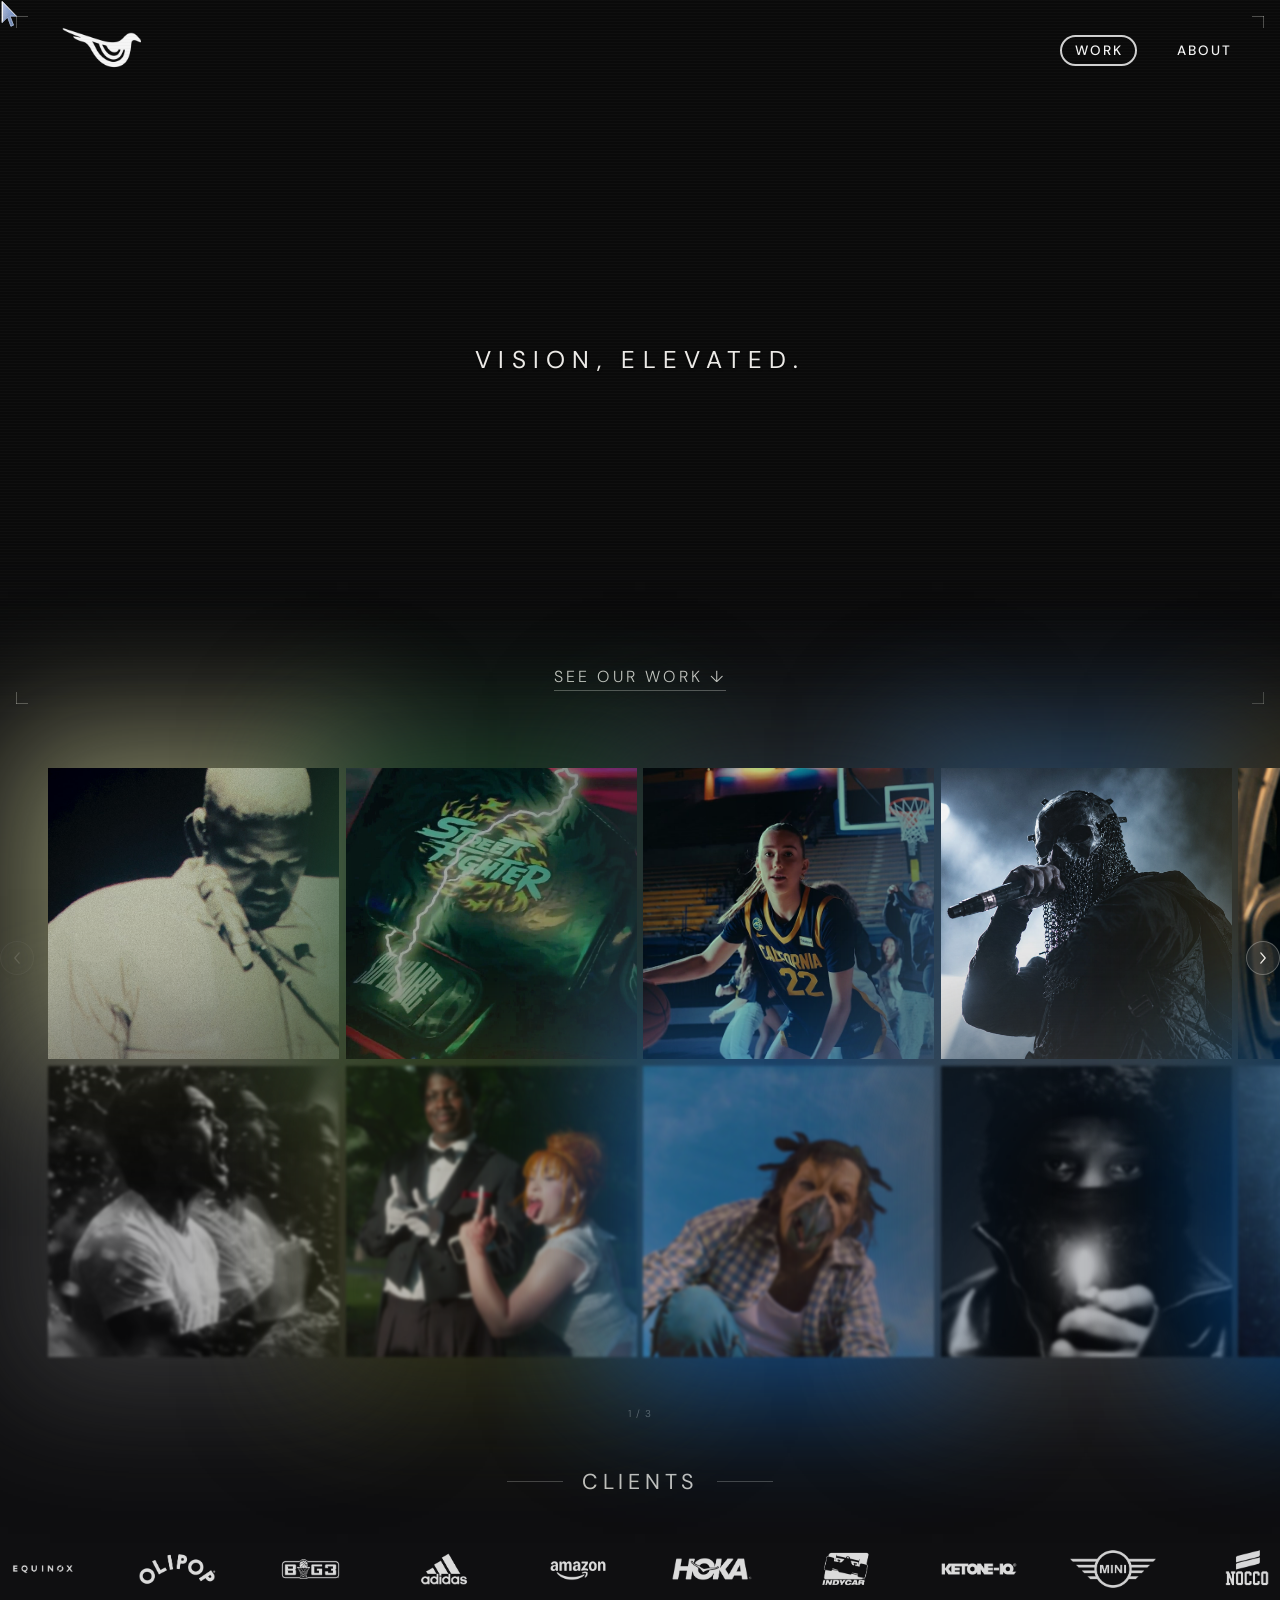
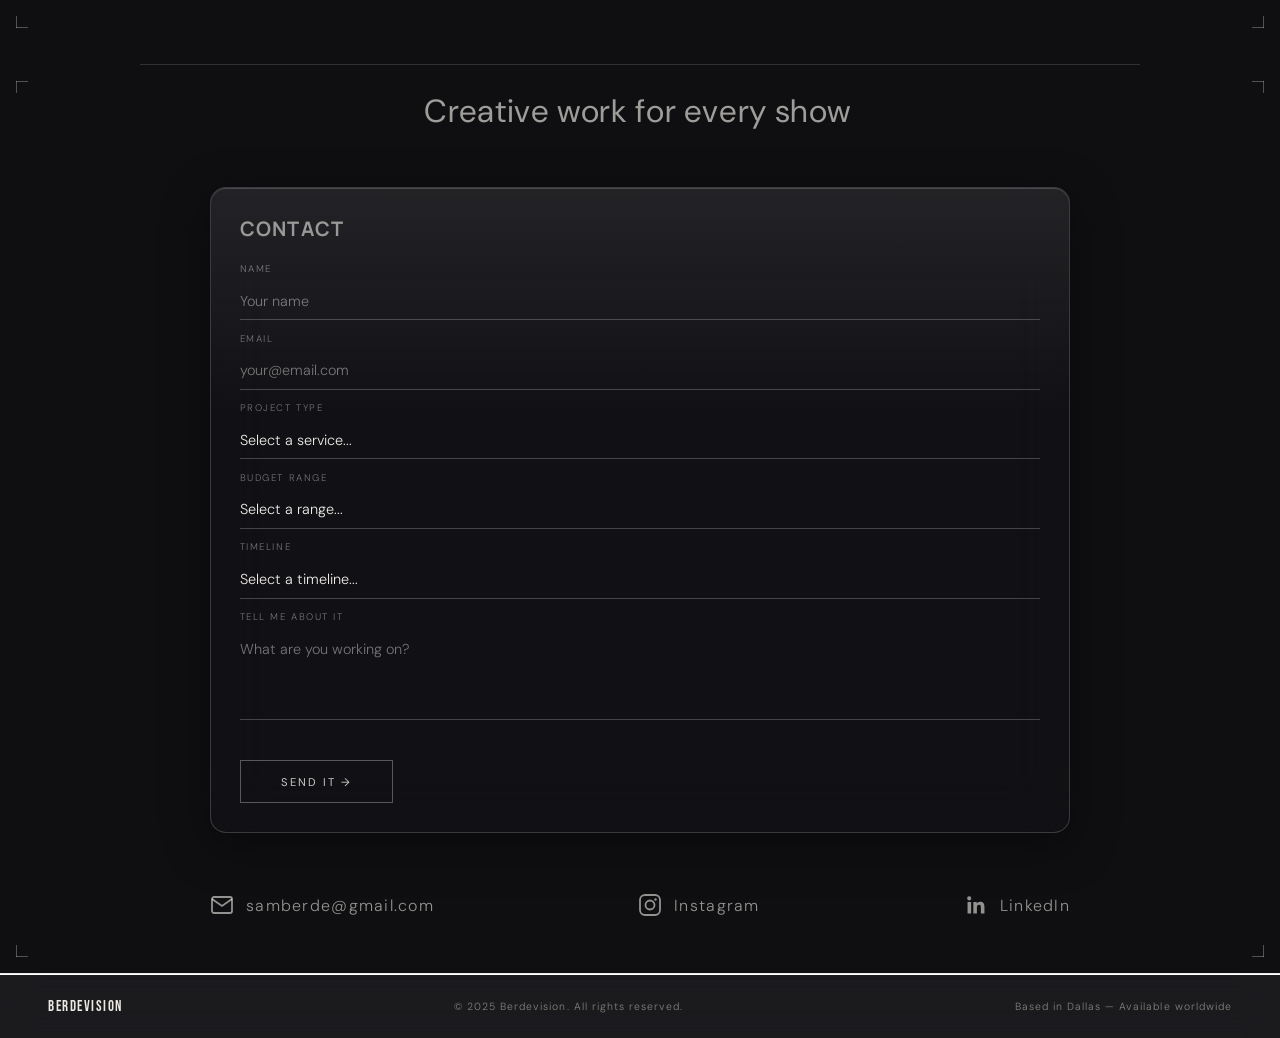
<file: index.html>
<!DOCTYPE html>
<html lang="en">
<head>
<meta charset="UTF-8">
<meta name="viewport" content="width=device-width, initial-scale=1.0, viewport-fit=cover">
<meta name="theme-color" content="#0f0f11">
<meta name="color-scheme" content="dark">
<title>Berdevision</title>
<meta name="description" content="Berdevision is a creative studio specializing in video, VFX, and post-production. Commercials, live events, and AI-driven creative — based in Dallas, available worldwide.">
<link rel="icon" type="image/png" href="favicon.png">
<link rel="apple-touch-icon" href="favicon.png">
<!-- Social share card -->
<meta property="og:type" content="website">
<meta property="og:title" content="Berdevision — Vision, Elevated.">
<meta property="og:description" content="Video, VFX, and post-production studio. Commercials, live events, and AI-driven creative.">
<meta property="og:url" content="https://samberde08.github.io/berdevision/">
<meta property="og:image" content="https://samberde08.github.io/berdevision/og-image.jpg">
<meta name="twitter:card" content="summary_large_image">
<meta name="twitter:title" content="Berdevision — Vision, Elevated.">
<meta name="twitter:description" content="Video, VFX, and post-production studio.">
<meta name="twitter:image" content="https://samberde08.github.io/berdevision/og-image.jpg">
<link href="https://fonts.googleapis.com/css2?family=Cormorant+Garamond:ital,wght@0,300;0,400;0,600;1,300;1,400;1,600&family=Cormorant:ital,wght@1,300;1,400&family=DM+Sans:wght@300;400;500&family=Bebas+Neue&family=Manrope:wght@600;700;800&display=swap" rel="stylesheet">
<style>
*, *::before, *::after { box-sizing: border-box; margin: 0; padding: 0; cursor: none !important; }
a, button, input, select, textarea, label, [role="button"], [tabindex] { cursor: none !important; }

:root {
  --ink: #eceae4;
  --paper: #0d0b08;
  --mid: #6a6a6a;
  --dim: rgba(12,12,12,0.1);
  --dim2: rgba(12,12,12,0.05);
  --glass-bg: rgba(255,255,255,0.45);
  --glass-border: rgba(255,255,255,0.7);
  --glass-blur: blur(20px) saturate(180%);
}

html { scroll-behavior: smooth; cursor: none !important; background: #eceae4; }
body { position: relative; }

body {
  background: transparent;
  color: var(--paper);
  font-family: 'DM Sans', sans-serif;
  font-weight: 300;
  cursor: none !important;
}

nav { overflow: hidden; }
.reel-wrap { overflow: hidden; }
#contact, #contact-about { overflow: hidden; }
.about-page { overflow: hidden; }
footer { overflow: hidden; }
#bg-canvas {
  position: absolute;
  top: 0; left: 0;
  width: 100%; height: auto;
  min-height: 100%;
  z-index: 0;
  pointer-events: none;
  object-fit: cover;
  object-position: center top;
  opacity: 0.22;
}


nav, .reel-wrap, .slogan-wrap, #work, #about, #contact, #contact-about, footer {
  position: relative;
  z-index: 1;
}

/* SHINY GLASS GLOSS
   A bright, visible specular highlight that moves with scroll + mouse */
.gloss {
  position: relative;
  isolation: isolate;
}
.gloss::after {
  content: '';
  position: absolute;
  inset: 0;
  background: radial-gradient(
    ellipse 55% 40% at var(--gloss-x, 30%) var(--gloss-y, 0%),
    rgba(255,255,255,0.55) 0%,
    rgba(255,255,255,0.2) 30%,
    rgba(255,255,255,0) 65%
  );
  pointer-events: none;
  z-index: 4;
  border-radius: inherit;
}

/* Sharp top-edge specular on all glass panels */
.glass-shine {
  position: relative;
  overflow: hidden;
}
.glass-shine::before {
  content: '';
  position: absolute;
  top: 0; left: -100%; right: -100%;
  height: 2px;
  background: linear-gradient(
    90deg,
    transparent 0%,
    rgba(255,255,255,0.9) var(--shine-x, 30%),
    rgba(255,255,255,1) calc(var(--shine-x, 30%) + 8%),
    rgba(255,255,255,0.9) calc(var(--shine-x, 30%) + 16%),
    transparent 100%
  );
  pointer-events: none;
  z-index: 5;
  transition: background 0.05s;
}


   Creates a bright specular highlight at the top of any glass element,
   simulating light catching the surface */
.glass-reflect {
  position: relative;
  overflow: hidden;
}
.glass-reflect::before {
  content: '';
  position: absolute;
  top: 0; left: 0; right: 0;
  height: 40%;
  background: linear-gradient(
    to bottom,
    rgba(255,255,255,0.22) 0%,
    rgba(255,255,255,0.06) 60%,
    rgba(255,255,255,0) 100%
  );
  pointer-events: none;
  z-index: 2;
}
.glass-reflect::after {
  content: '';
  position: absolute;
  top: 0; left: 0; right: 0;
  height: 1px;
  background: rgba(255,255,255,0.9);
  pointer-events: none;
  z-index: 3;
}


/* GLASS ARROW CURSOR */
#glassCursor {
  position: fixed;
  top: 0; left: 0;
  pointer-events: none;
  z-index: 99999;
  will-change: transform;
  transition: opacity 0s;
}
#glassCursor svg {
  transition: transform 0.15s cubic-bezier(0.23,1,0.32,1);
}
#glassCursor.hovered svg {
  transform: scale(1.15);
}

/* FILM GRAIN */
.grain {
  position: fixed;
  inset: 0;
  width: 100%; height: 100%;
  pointer-events: none;
  z-index: 99997;
  opacity: 0.035;
  animation: grain 0.8s steps(1) infinite;
}
@keyframes grain {
  0%   { transform: translate(0, 0); }
  10%  { transform: translate(-2%, -3%); }
  20%  { transform: translate(3%, 1%); }
  30%  { transform: translate(-1%, 4%); }
  40%  { transform: translate(4%, -2%); }
  50%  { transform: translate(-3%, 3%); }
  60%  { transform: translate(2%, -4%); }
  70%  { transform: translate(-4%, 1%); }
  80%  { transform: translate(3%, 3%); }
  90%  { transform: translate(-2%, -1%); }
  100% { transform: translate(1%, 4%); }
}

/* CROP MARKS */
.crop-mark {
  position: absolute;
  width: 12px; height: 12px;
  pointer-events: none;
  z-index: 10;
}
.crop-mark::before, .crop-mark::after {
  content: '';
  position: absolute;
  background: rgba(12,12,12,0.2);
}
.crop-mark::before { width: 1px; height: 100%; left: 0; top: 0; }
.crop-mark::after { width: 100%; height: 1px; left: 0; top: 0; }
.crop-mark.tl { top: 1rem; left: 1rem; }
.crop-mark.tr { top: 1rem; right: 1rem; transform: scaleX(-1); }
.crop-mark.bl { bottom: 1rem; left: 1rem; transform: scaleY(-1); }
.crop-mark.br { bottom: 1rem; right: 1rem; transform: scale(-1); }

/* NAV */
nav {
  position: fixed;
  top: 0; left: 0; right: 0;
  z-index: 100;
  display: flex;
  justify-content: space-between;
  align-items: center;
  padding: 0.8rem 3rem;
  padding-top: calc(0.8rem + env(safe-area-inset-top, 0px));
  background: transparent;
}
/* progressive frost under the floating nav: content blurs as it nears the top */
.top-frost {
  position: fixed;
  top: 0; left: 0; right: 0;
  height: calc(210px + env(safe-area-inset-top, 0px));
  z-index: 90;
  pointer-events: none;
  backdrop-filter: blur(7px);
  -webkit-backdrop-filter: blur(7px);
  -webkit-mask-image: linear-gradient(to bottom, black 0%, rgba(0,0,0,0.6) 28%, transparent 52%);
  mask-image: linear-gradient(to bottom, black 0%, rgba(0,0,0,0.6) 28%, transparent 52%);
  opacity: 0;
}
/* progressive blur steps: each weaker layer takes over where the last fades,
   so the frost terminates at a near-invisible blur instead of a hard seam */
.top-frost::before,
.top-frost::after {
  content: '';
  position: absolute;
  inset: 0;
  pointer-events: none;
}
.top-frost::before {
  backdrop-filter: blur(3.5px);
  -webkit-backdrop-filter: blur(3.5px);
  -webkit-mask-image: linear-gradient(to bottom, transparent 22%, black 42%, rgba(0,0,0,0.6) 58%, transparent 78%);
  mask-image: linear-gradient(to bottom, transparent 22%, black 42%, rgba(0,0,0,0.6) 58%, transparent 78%);
}
.top-frost::after {
  backdrop-filter: blur(1.5px);
  -webkit-backdrop-filter: blur(1.5px);
  -webkit-mask-image: linear-gradient(to bottom, transparent 55%, black 74%, rgba(0,0,0,0.4) 88%, transparent 100%);
  mask-image: linear-gradient(to bottom, transparent 55%, black 74%, rgba(0,0,0,0.4) 88%, transparent 100%);
}
/* floating nav in difference mode: always the opposite of what's beneath */
nav { mix-blend-mode: difference; }
nav .nav-links a { color: #fff; }
nav .nav-links a:hover { color: rgba(255,255,255,0.65); }
nav .nav-links a.nav-active { color: #fff; border-color: rgba(255,255,255,0.85); }
nav .nav-logo-img { filter: invert(1) !important; }
.nav-logo {
  display: flex;
  align-items: center;
  text-decoration: none;
  position: relative;
  z-index: 1;
}
.nav-logo-img {
  width: 110px;
  height: auto;
  display: block;
  opacity: 1;
  mix-blend-mode: normal;
  filter: none;
  transition: opacity 0.2s;
}
.nav-logo:hover .nav-logo-img {
  opacity: 0.7;
  filter: none;
}
.nav-links {
  display: flex; gap: 2.5rem; list-style: none;
}
.nav-links a {
  font-size: 0.85rem;
  font-weight: 500;
  letter-spacing: 0.14em;
  text-transform: uppercase;
  color: rgba(12,12,12,1);
  text-decoration: none;
  transition: color 0.2s;
}
.nav-links a:hover { color: rgba(12,12,12,0.6); }

/* REEL — always dark, it's a video player */
.reel-wrap {
  position: relative;
  width: 100%;
  aspect-ratio: 16 / 9;
  background: transparent;
  overflow: hidden;
}
/* the footage itself dissolves at its bottom edge — no black band */
.reel-video { pointer-events: none; }
.reel-video::-webkit-media-controls,
.reel-video::-webkit-media-controls-start-playback-button {
  display: none !important;
  -webkit-appearance: none;
}
.reel-vimeo,
.reel-video,
.reel-placeholder {
  -webkit-mask-image: linear-gradient(to bottom, black 0%, black 74%, transparent 100%);
  mask-image: linear-gradient(to bottom, black 0%, black 74%, transparent 100%);
}
.reel-placeholder {
  position: absolute; inset: 0;
  background: #0a0a0a;
  display: flex; align-items: center; justify-content: center;
}
.reel-placeholder::before {
  content: '';
  position: absolute; inset: 0;
  background: repeating-linear-gradient(
    0deg, transparent, transparent 2px,
    rgba(255,255,255,0.018) 2px, rgba(255,255,255,0.018) 3px
  );
  pointer-events: none;
}
.reel-inner {
  display: none; /* wordmark occupies the reel center now */
}
.reel-icon {
  width: 68px; height: 68px;
  border: 1px solid rgba(240,237,232,0.2);
  border-radius: 50%;
  display: flex; align-items: center; justify-content: center;
  animation: breathe 3s ease-in-out infinite;
}
@keyframes breathe {
  0%, 100% { transform: scale(1); border-color: rgba(240,237,232,0.15); }
  50% { transform: scale(1.06); border-color: rgba(240,237,232,0.5); }
}
.reel-hint {
  font-size: 0.65rem;
  letter-spacing: 0.22em;
  text-transform: uppercase;
  color: rgba(240,237,232,0.25);
}
.reel-video {
  position: absolute; inset: 0;
  width: 100%; height: 100%;
  object-fit: cover; display: block;
}
.reel-vimeo {
  position: absolute; inset: 0;
  width: 100%; height: 100%;
  overflow: hidden;
  pointer-events: none;
}
.reel-vimeo iframe {
  position: absolute;
  top: 50%; left: 50%;
  width: 100%; height: 100%;
  transform: translate(-50%, -50%);
  border: none;
}
.reel-bar {
  position: absolute;
  bottom: 0; left: 0; right: 0;
  padding: 2rem 3rem;
  background: none;
  display: flex;
  justify-content: space-between;
  align-items: flex-end;
  z-index: 3;
}
.reel-name {
  font-family: 'Bebas Neue', sans-serif;
  font-size: 3rem;
  letter-spacing: 0.08em;
  line-height: 1;
  color: #f0ede8;
}
.reel-tagline {
  font-size: 0.65rem;
  letter-spacing: 0.18em;
  text-transform: uppercase;
  color: rgba(240,237,232,0.45);
  margin-top: 0.4rem;
}
.reel-center {
  position: absolute;
  inset: 0;
  z-index: 3;
  display: flex;
  flex-direction: column;
  align-items: center;
  justify-content: center;
  gap: 1.2rem;
  text-align: center;
  pointer-events: none;
  padding: 0 1rem;
}
.reel-wordmark {
  font-family: 'Manrope', sans-serif;
  font-weight: 800;
  text-transform: uppercase;
  font-size: clamp(3.2rem, 9.5vw, 8rem);
  letter-spacing: 0.04em;
  line-height: 1;
  color: #f0ede8;
  text-shadow: 0 2px 32px rgba(0,0,0,0.35);
  transform: scaleY(1.12);
  transform-origin: 50% 100%;
}
.reel-slogan {
  font-family: 'DM Sans', sans-serif;
  font-weight: 400;
  text-transform: uppercase;
  font-size: clamp(1.05rem, 1.9vw, 1.6rem);
  letter-spacing: 0.3em;
  line-height: 1;
  color: rgba(244,242,238,0.97);
  text-shadow: 0 1px 3px rgba(0,0,0,0.4);
}
.reel-cta {
  position: absolute;
  left: 0; right: 0;
  bottom: 1.8rem;
  z-index: 4;
  display: flex;
  justify-content: center;
  mix-blend-mode: difference;
}
.btn-reel {
  display: inline-block;
  font-size: 1rem;
  letter-spacing: 0.2em;
  text-transform: uppercase;
  color: #f0ede8;
  text-decoration: none;
  border-bottom: 1px solid rgba(240,237,232,0.4);
  padding-bottom: 3px;
  transition: border-color 0.2s, opacity 0.2s;
  opacity: 0.7;
}
.btn-reel:hover { opacity: 1; border-color: #f0ede8; }
.reel-mute {
  background: transparent;
  border: 1px solid rgba(240,237,232,0.2);
  color: rgba(240,237,232,0.45);
  font-size: 0.62rem;
  letter-spacing: 0.14em;
  text-transform: uppercase;
  font-family: 'DM Sans', sans-serif;
  padding: 0.4rem 0.9rem;
  cursor: none;
  transition: all 0.2s;
  display: none;
}
.reel-mute:hover { color: #f0ede8; border-color: rgba(240,237,232,0.6); }
.reel-mute.visible { display: block; }



/* SLOGAN */
.slogan-wrap {
  padding: 4rem 3rem 2rem;
  position: relative;
}
.slogan-location {
  margin-top: 1.2rem;
  font-size: 0.72rem;
  letter-spacing: 0.2em;
  text-transform: uppercase;
  color: rgba(12,12,12,0.35);
  display: flex;
  align-items: center;
  gap: 0.8rem;
}
.slogan-location::before {
  content: '';
  display: block;
  width: 24px; height: 1px;
  background: rgba(12,12,12,0.2);
}

/* LETTER LIFT */
.slogan-headline {
  font-family: 'Bebas Neue', sans-serif;
  font-size: clamp(3.5rem, 7vw, 6rem);
  letter-spacing: 0.04em;
  line-height: 1;
  color: var(--paper);
  margin-bottom: 1.2rem;
  perspective: 600px;
  transform-style: preserve-3d;
  display: block;
}
.slogan-headline .letter {
  display: inline-block;
  transition: transform 0.15s cubic-bezier(0.23,1,0.32,1), color 0.15s;
  transform-origin: center bottom;
  will-change: transform;
}
.slogan-headline .letter.space {
  display: inline-block;
  width: 0.3em;
}
.slogan-sub {
  font-size: clamp(1.4rem, 2.5vw, 2rem);
  font-family: 'DM Sans', sans-serif;
  font-weight: 400;
  font-style: normal;
  letter-spacing: 0.02em;
  color: rgba(12,12,12,0.5);
  line-height: 1.4;
}
.slogan-static { white-space: nowrap; }
.slogan-cycling-wrap {
  display: inline-block;
  overflow: hidden;
  position: relative;
  vertical-align: middle;
  min-width: 7ch;
  transition: min-width 0.3s ease;
  height: 1em;
  margin-bottom: 0.18em;
}
.slogan-word {
  display: block;
  position: absolute;
  bottom: 0; left: 0;
  opacity: 0;
  transform: translateY(40%);
  transition: opacity 0.3s ease, transform 0.3s ease;
  white-space: nowrap;
  font-weight: 400;
  color: rgba(12,12,12,0.5);
  line-height: 1;
  font-size: inherit;
}
.slogan-word.active {
  opacity: 1;
  transform: translateY(0);
}
.slogan-word.exit {
  opacity: 0;
  transform: translateY(-40%);
}
.slogan-word.final {
  font-weight: 500;
  color: var(--paper);
  letter-spacing: 0.08em;
}

/* WORK SLIDER */
.work-grid-wrap {
  position: relative;
  padding: 0;
  overflow: clip;
  overflow-clip-margin: 0;
}
.work-side-arrow {
  position: absolute;
  top: 40%;
  transform: translateY(-50%);
  width: 34px; height: 34px;
  border-radius: 50%;
  background: rgba(255,255,255,0.3);
  backdrop-filter: blur(12px);
  -webkit-backdrop-filter: blur(12px);
  border: 1px solid rgba(255,255,255,0.75);
  color: rgba(12,12,12,0.65);
  display: flex; align-items: center; justify-content: center;
  z-index: 10;
  transition: background 0.2s, opacity 0.2s, transform 0.2s;
  box-shadow: 0 4px 16px rgba(12,12,12,0.08);
  cursor: none;
}
.work-side-arrow:hover {
  background: rgba(255,255,255,0.65);
  color: rgba(12,12,12,0.9);
  transform: translateY(-50%) scale(1.08);
}
.work-side-arrow:disabled { opacity: 0.15; pointer-events: none; }
.work-side-prev { left: 0; }
.work-side-next { right: 0; }
.work-nav-counter {
  text-align: center;
  margin-top: 1rem;
  font-family: 'DM Sans', sans-serif;
  font-size: 0.62rem;
  letter-spacing: 0.12em;
  color: rgba(12,12,12,0.3);
}

.work-page { display: none !important; }
.work-page.active-page { display: grid !important; }
.work-page.slide-in-right {
  animation: fadeIn 0.3s ease forwards;
}
.work-page.slide-out-left {
  animation: fadeOut 0.3s ease forwards;
}
.work-page.slide-in-left {
  animation: fadeIn 0.3s ease forwards;
}
.work-page.slide-out-right {
  animation: fadeOut 0.3s ease forwards;
}
@keyframes fadeIn {
  from { opacity: 0; }
  to   { opacity: 1; }
}
@keyframes fadeOut {
  from { opacity: 1; }
  to   { opacity: 0; display: none; }
}
.work-nav { display: flex; align-items: center; gap: 0.5rem; }
.work-nav-btn {
  width: 32px; height: 32px;
  border-radius: 50%;
  background: rgba(255,255,255,0.3);
  backdrop-filter: blur(8px);
  border: 1px solid rgba(255,255,255,0.7);
  color: rgba(12,12,12,0.6);
  display: flex; align-items: center; justify-content: center;
  transition: background 0.2s, opacity 0.2s;
  cursor: none;
}
.work-nav-btn:hover { background: rgba(255,255,255,0.6); color: rgba(12,12,12,0.9); }
.work-nav-btn:disabled { opacity: 0.2; pointer-events: none; }
.work-nav-counter {
  font-family: 'DM Sans', sans-serif;
  font-size: 0.62rem;
  letter-spacing: 0.1em;
  color: rgba(12,12,12,0.35);
  min-width: 2.5rem;
  text-align: center;
}
.work-slider-wrap {
  position: relative;
}
.work-slider {
  display: flex;
  gap: 1rem;
  overflow-x: scroll;
  -webkit-overflow-scrolling: touch;
  scrollbar-width: none;
  padding-bottom: 0.5rem;
  cursor: grab;
  scroll-behavior: smooth;
}
.work-slider:active { cursor: grabbing; }
.work-slider::-webkit-scrollbar { display: none; }
.work-slider .work-item {
  flex: 0 0 30%;
  min-width: 280px;
  aspect-ratio: 16/9;
  cursor: none;
}
.slider-arrow { display: none; }
.slider-counter {
  margin-top: 0.8rem;
  text-align: right;
  padding-right: 0.5rem;
  font-family: 'DM Sans', sans-serif;
  font-size: 0.65rem;
  letter-spacing: 0.12em;
  color: rgba(12,12,12,0.35);
}

/* WORK */
#work {
  padding: 48px 0 2.5rem;
  position: relative;
}
#work > .crop-mark.tl, #work > .crop-mark.tr { display: none; }

.work-header { display: none; }
.work-label {
  display: flex;
  align-items: center;
  justify-content: center;
  gap: 1.2rem;
  font-family: 'DM Sans', sans-serif;
  font-weight: 400;
  letter-spacing: 0.22em;
  text-transform: uppercase;
  font-size: 1.35rem;
  color: rgba(12,12,12,0.75);
  margin: 1.8rem 0 2.4rem;
}
.about-body p.work-label {
  font-size: 1.35rem !important;
  font-weight: 400 !important;
  letter-spacing: 0.22em;
  color: rgba(12,12,12,0.75) !important;
  line-height: 1 !important;
  margin: 1.8rem 0 2.4rem !important;
}
.work-label::before,
.work-label::after {
  content: '';
  height: 1px;
  width: 56px;
  background: rgba(12,12,12,0.18);
}

.work-title {
  font-family: 'Manrope', sans-serif;
  font-weight: 700;
  text-transform: uppercase;
  font-size: clamp(2rem, 3vw, 2.5rem);
  letter-spacing: 0.06em;
  color: var(--paper);
  line-height: 1;
}

.work-filter { display: flex; gap: 0.4rem; flex-wrap: wrap; justify-content: flex-end; margin-bottom: 0; }

.section-eyebrow {
  font-size: 0.65rem;
  font-family: 'DM Sans', sans-serif;
  font-style: normal;
  letter-spacing: 0.22em;
  text-transform: uppercase;
  color: rgba(12,12,12,0.35);
  margin-bottom: 0.6rem;
  display: flex; align-items: center; gap: 1rem;
}
.section-eyebrow::before {
  content: '';
  display: block;
  width: 28px; height: 1px;
  background: rgba(12,12,12,0.2);
}

.section-title {
  font-family: 'Cormorant Garamond', serif;
  font-weight: 300;
  font-size: clamp(2.8rem, 5vw, 4.5rem);
  line-height: 1.05;
  letter-spacing: -0.01em;
  margin-bottom: 3rem;
}
.section-title em {
  font-style: italic;
  color: rgba(12,12,12,0.45);
}


.filter-btn {
  font-size: 0.65rem; letter-spacing: 0.14em; text-transform: uppercase;
  padding: 0.45rem 1.2rem;
  border: 1px solid rgba(255,255,255,0.7);
  background: rgba(255,255,255,0.25);
  backdrop-filter: blur(12px) saturate(160%);
  -webkit-backdrop-filter: blur(12px) saturate(160%);
  color: rgba(12,12,12,0.5);
  cursor: none;
  border-radius: 100px;
  transition: all 0.2s; font-family: 'DM Sans', sans-serif;
  box-shadow:
    0 2px 8px rgba(12,12,12,0.06),
    inset 0 1px 0 rgba(255,255,255,0.95),
    inset 0 -1px 0 rgba(255,255,255,0.2);
  position: relative;
  overflow: hidden;
}
.filter-btn::before {
  content: '';
  position: absolute;
  top: 0; left: 0; right: 0;
  height: 50%;
  background: linear-gradient(to bottom, rgba(255,255,255,0.3), rgba(255,255,255,0));
  border-radius: 100px 100px 0 0;
  pointer-events: none;
}
.filter-btn:hover {
  background: rgba(255,255,255,0.45);
  border-color: rgba(255,255,255,0.9);
  color: rgba(12,12,12,0.8);
  box-shadow:
    0 4px 12px rgba(12,12,12,0.08),
    inset 0 1px 0 rgba(255,255,255,1),
    inset 0 -1px 0 rgba(255,255,255,0.3);
}
.filter-btn.active {
  background: rgba(255,255,255,0.15);
  border: 2px solid rgba(12,12,12,0.7);
  color: rgba(12,12,12,0.9);
  box-shadow: none;
}
.filter-btn:focus-visible { outline: 1px solid rgba(12,12,12,0.3); outline-offset: 2px; }

.work-grid-wrap {
  position: relative;
  padding: 0;
}
.work-grid {
  display: grid;
  grid-template-columns: repeat(3, 1fr);
  gap: 0.4rem;
}
.work-grid::-webkit-scrollbar { display: none; }
/* continuous filmstrip: the classic two-row grid, scrolling sideways */
.work-strip {
  display: grid;
  grid-template-rows: 1fr 1fr;
  grid-auto-flow: column;
  grid-auto-columns: calc((100% - 1.2rem) / 4);
  gap: 0.4rem;
  overflow-x: auto;
  scroll-snap-type: x mandatory;
  scrollbar-width: none;
  -webkit-overflow-scrolling: touch;
  /* generous padding: glows paint to the viewport edges, tiles rest inset */
  padding: 240px 108px 240px;
  margin: -240px -60px -206px;
  scroll-padding: 0 108px;
}
.work-strip::-webkit-scrollbar { display: none; }
.work-strip .work-item {
  aspect-ratio: 1 / 1;
  scroll-snap-align: start;
}
@media (max-width: 768px) {
  .work-strip { scroll-snap-type: none; }  /* free momentum scroll on touch */
  .work-overlay { padding: 0.8rem; }
  .work-tag { font-size: 0.48rem; margin-bottom: 0.18rem; }
  .work-name { font-size: 0.88rem; line-height: 1.15; }
  .work-subtitle { display: none; }
  .top-frost::before, .top-frost::after { display: none; }
  .top-frost {
    backdrop-filter: blur(5px);
    -webkit-backdrop-filter: blur(5px);
    -webkit-mask-image: linear-gradient(to bottom, black 0%, rgba(0,0,0,0.7) 30%, rgba(0,0,0,0.3) 60%, transparent 90%);
    mask-image: linear-gradient(to bottom, black 0%, rgba(0,0,0,0.7) 30%, rgba(0,0,0,0.3) 60%, transparent 90%);
  }
  .work-strip {
    grid-auto-columns: calc((100% - 0.4rem) / 2);
    padding: 60px 40px 60px;
    margin: -60px -20px -32px;
    scroll-padding: 0 40px;
  }
}
.work-item {
  position: relative; overflow: hidden;
  background: rgba(255,255,255,0.25);
  backdrop-filter: blur(12px) saturate(160%);
  -webkit-backdrop-filter: blur(12px) saturate(160%);
  box-shadow: 0 4px 16px rgba(12,12,12,0.07);
  transition: opacity 0.4s, transform 0.15s ease, box-shadow 0.15s ease;
  transform-style: preserve-3d;
  will-change: transform;
  aspect-ratio: 1 / 1;
  cursor: none;
}
.work-item::before {
  display: none;
}
.work-item::after {
  content: '';
  position: absolute;
  inset: 0;
  background: radial-gradient(
    ellipse 50% 50% at var(--gloss-x, 50%) var(--gloss-y, 50%),
    rgba(255,255,255,0.28) 0%,
    rgba(255,255,255,0.08) 40%,
    transparent 70%
  );
  pointer-events: none;
  z-index: 2;
  opacity: 0;
  transition: opacity 0.3s;
}
.work-item:hover::after { opacity: 1; }


.thumb-placeholder {
  width: 100%; aspect-ratio: 16/9;
  display: flex; align-items: center; justify-content: center;
  transition: transform 0.7s cubic-bezier(0.23,1,0.32,1);
}
.work-item:hover .thumb-placeholder { transform: scale(1.05); }
.thumb-a { background: rgba(232,229,224,0.3); }
.thumb-b { background: rgba(234,234,234,0.3); }
.thumb-c { background: rgba(229,226,221,0.3); }
.thumb-d { background: rgba(232,232,232,0.3); }
.thumb-e { background: rgba(235,235,235,0.3); }

.thumb-num {
  font-family: 'Cormorant Garamond', serif;
  font-size: 4rem;
  font-weight: 300;
  color: rgba(12,12,12,0.06);
  letter-spacing: -0.02em;
  user-select: none;
  transition: color 0.4s;
}
.work-item:hover .thumb-num { color: rgba(12,12,12,0.1); }

.work-overlay {
  position: absolute; inset: 0;
  overflow: hidden;
  border-radius: inherit;
  background: linear-gradient(to top, rgba(0,0,0,0.65) 0%, rgba(0,0,0,0.15) 50%, transparent 100%);
  padding: 1.4rem;
  display: flex; flex-direction: column; justify-content: flex-end;
  opacity: 0;
  transition: opacity 0.4s;
  z-index: 2;
}
.work-item:hover .work-overlay { opacity: 1; }
.work-item:hover { z-index: 3; }
.work-tag {
  font-size: 0.6rem; letter-spacing: 0.18em; text-transform: uppercase;
  color: rgba(255,255,255,0.85); margin-bottom: 0.3rem;
  text-shadow: 0 1px 4px rgba(0,0,0,0.5);
}
.work-name {
  font-family: 'Cormorant Garamond', serif;
  font-size: 1.6rem; font-weight: 300;
  letter-spacing: 0.02em; line-height: 1.1;
  color: #fff;
  text-shadow: 0 2px 8px rgba(0,0,0,0.6);
}
.work-subtitle {
  font-size: 0.6rem; letter-spacing: 0.12em; text-transform: uppercase;
  color: rgba(255,255,255,0.6);
  margin-top: 0.3rem;
  text-shadow: 0 1px 4px rgba(0,0,0,0.5);
}

/* ABOUT */
#about {
  padding: 6rem 3rem;
  position: relative;
}

.about-grid {
  display: grid;
  grid-template-columns: 1fr 1.6fr;
  gap: 6rem;
  align-items: start;
  position: relative;
}
.about-portrait {
  position: relative;
  aspect-ratio: 3/4;
  background: rgba(255,255,255,0.15);
  backdrop-filter: blur(16px) saturate(160%);
  -webkit-backdrop-filter: blur(16px) saturate(160%);
  border: 1px solid rgba(255,255,255,0.7);
  box-shadow:
    0 8px 32px rgba(12,12,12,0.06),
    inset 0 1px 0 rgba(255,255,255,1),
    inset 0 -1px 0 rgba(255,255,255,0.15);
  overflow: hidden;
}
.about-portrait::before {
  content: '';
  position: absolute;
  top: 0; left: 0; right: 0;
  height: 30%;
  background: linear-gradient(to bottom, rgba(255,255,255,0.2), rgba(255,255,255,0));
  pointer-events: none;
  z-index: 1;
}
.portrait-inner {
  width: 100%; height: 100%;
  display: flex; align-items: center; justify-content: center;
}
.portrait-lines {
  position: absolute; inset: 0;
  background: repeating-linear-gradient(
    -45deg,
    transparent, transparent 40px,
    rgba(12,12,12,0.04) 40px, rgba(12,12,12,0.04) 41px
  );
}
.portrait-label {
  position: absolute; bottom: 1.2rem; left: 1.2rem;
  font-size: 0.58rem; letter-spacing: 0.16em; text-transform: uppercase;
  color: rgba(12,12,12,0.3);
}
.portrait-corner {
  position: absolute;
  width: 20px; height: 20px;
}
.portrait-corner.tl { top: 1rem; left: 1rem; border-top: 1px solid rgba(12,12,12,0.2); border-left: 1px solid rgba(12,12,12,0.2); }
.portrait-corner.br { bottom: 1rem; right: 1rem; border-bottom: 1px solid rgba(12,12,12,0.2); border-right: 1px solid rgba(12,12,12,0.2); }

.about-body { padding-top: 0.5rem; }
.about-body p {
  font-size: 1rem;
  font-family: 'DM Sans', sans-serif;
  font-weight: 300;
  line-height: 1.85;
  color: rgba(12,12,12,0.6);
  margin-bottom: 1.2rem;
}
.about-body p strong { color: var(--paper); font-weight: 500; }

.about-pull {
  font-family: 'Cormorant Garamond', serif;
  font-style: italic;
  font-size: 1.9rem;
  font-weight: 300;
  line-height: 1.45;
  color: rgba(12,12,12,0.65);
  border-left: 1px solid rgba(12,12,12,0.12);
  padding-left: 1.5rem;
  margin: 2.5rem 0;
}

.skills-row { display: flex; flex-wrap: wrap; gap: 0.4rem; margin-top: 2rem; }
.skill-tag {
  font-size: 0.62rem; letter-spacing: 0.1em; text-transform: uppercase;
  padding: 0.35rem 0.9rem;
  border: 1px solid rgba(255,255,255,0.7);
  background: rgba(255,255,255,0.25);
  backdrop-filter: blur(10px) saturate(150%);
  -webkit-backdrop-filter: blur(10px) saturate(150%);
  border-radius: 100px;
  color: rgba(12,12,12,0.5);
  box-shadow:
    0 2px 6px rgba(12,12,12,0.05),
    inset 0 1px 0 rgba(255,255,255,0.95),
    inset 0 -1px 0 rgba(255,255,255,0.15);
  transition: all 0.2s;
  position: relative;
  overflow: hidden;
}
.skill-tag::before {
  content: '';
  position: absolute;
  top: 0; left: 0; right: 0;
  height: 50%;
  background: linear-gradient(to bottom, rgba(255,255,255,0.28), rgba(255,255,255,0));
  border-radius: 100px 100px 0 0;
  pointer-events: none;
}
.skill-tag:hover {
  color: rgba(12,12,12,0.8);
  background: rgba(255,255,255,0.45);
  border-color: rgba(255,255,255,0.9);
  box-shadow:
    0 4px 12px rgba(12,12,12,0.07),
    inset 0 1px 0 rgba(255,255,255,1),
    inset 0 -1px 0 rgba(255,255,255,0.25);
}

/* CONTACT */
#contact, #contact-about {
  padding: 1.5rem 3rem 3.5rem;
  background: transparent;
  position: relative;
}
.contact-grid { display: grid; grid-template-columns: 1fr; gap: 2.5rem; align-items: start; }

.contact-form-glass {
  background: rgba(255,255,255,0.25);
  backdrop-filter: blur(28px) saturate(200%);
  -webkit-backdrop-filter: blur(28px) saturate(200%);
  border: 1px solid rgba(255,255,255,0.75);
  border-radius: 16px;
  padding: 1.8rem;
  box-shadow:
    0 12px 48px rgba(12,12,12,0.08),
    0 2px 8px rgba(12,12,12,0.04),
    inset 0 1px 0 rgba(255,255,255,1),
    inset 0 -1px 0 rgba(255,255,255,0.2);
  position: relative;
  overflow: hidden;
}
.contact-form-glass::before {
  content: '';
  position: absolute;
  top: 0; left: 0; right: 0;
  height: 35%;
  background: linear-gradient(to bottom, rgba(255,255,255,0.2) 0%, rgba(255,255,255,0) 100%);
  border-radius: 16px 16px 0 0;
  pointer-events: none;
}

.contact-big {
  font-family: 'Manrope', sans-serif;
  font-weight: 700;
  text-transform: uppercase;
  letter-spacing: 0.06em;
  font-size: clamp(1.5rem, 2.5vw, 2rem);
  line-height: 1.15;
  margin-bottom: 1.2rem;
  color: var(--paper);
}
.contact-big em {
  font-style: italic;
  font-family: 'Cormorant Garamond', serif;
  color: rgba(12,12,12,0.4);
}

.contact-links { display: flex; flex-direction: column; gap: 0.85rem; }
.contact-links a {
  font-size: 1rem; color: rgba(12,12,12,0.4); text-decoration: none;
  letter-spacing: 0.08em;
  display: flex; align-items: center; gap: 0.75rem;
  transition: color 0.2s; width: fit-content;
  position: relative;
}
.contact-links a::after {
  content: '';
  position: absolute; bottom: -2px; left: 0; right: 0;
  height: 1px; background: var(--paper);
  transform: scaleX(0); transform-origin: left;
  transition: transform 0.3s cubic-bezier(0.23,1,0.32,1);
}
.contact-links a:hover { color: var(--paper); }
.contact-links a:hover::after { transform: scaleX(1); }

.form-group { margin-bottom: 0.7rem; }
.form-label {
  display: block; font-size: 0.6rem; letter-spacing: 0.16em; text-transform: uppercase;
  color: rgba(12,12,12,0.3); margin-bottom: 0.45rem;
}
.form-input, .form-textarea, .form-select {
  width: 100%; background: transparent;
  border: none; border-bottom: 1px solid rgba(12,12,12,0.18);
  color: var(--paper); padding: 0.6rem 0;
  font-size: 0.9rem; font-family: 'DM Sans', sans-serif; font-weight: 300;
  outline: none; transition: border-color 0.25s; appearance: none;
}
.form-input:focus, .form-textarea:focus, .form-select:focus {
  border-color: rgba(12,12,12,0.5);
}
.form-textarea { min-height: 90px; resize: none; }
.form-select { background: transparent; cursor: none; }
.form-select option { background: #e8e5e0; }
.form-submit {
  margin-top: 1.5rem;
  background: transparent;
  border: 1px solid rgba(12,12,12,0.25);
  color: rgba(12,12,12,0.7);
  padding: 0.85rem 2.5rem;
  font-size: 0.7rem; font-weight: 400; letter-spacing: 0.18em; text-transform: uppercase;
  font-family: 'DM Sans', sans-serif; cursor: none;
  transition: all 0.25s;
  position: relative; overflow: hidden;
}
.form-submit::before {
  content: '';
  position: absolute; inset: 0;
  background: var(--paper);
  transform: translateX(-100%);
  transition: transform 0.35s cubic-bezier(0.23,1,0.32,1);
  z-index: 0;
}
.form-submit:hover { color: var(--ink); border-color: var(--paper); }
.form-submit:hover::before { transform: translateX(0); }
.form-submit span { position: relative; z-index: 1; }

/* FOOTER */
footer {
  padding: 1.4rem 3rem;
  background: rgba(255,255,255,0.3);
  backdrop-filter: blur(20px) saturate(180%);
  -webkit-backdrop-filter: blur(20px) saturate(180%);
  border-top: 1px solid rgba(255,255,255,0.9);
  box-shadow: inset 0 1px 0 rgba(255,255,255,1);
  display: flex; justify-content: space-between; align-items: center;
}
.footer-logo {
  font-family: 'Bebas Neue', sans-serif;
  font-size: 0.95rem; letter-spacing: 0.1em;
  color: rgba(12,12,12,0.25);
}
footer p { font-size: 0.65rem; font-family: 'DM Sans', sans-serif; font-style: normal; letter-spacing: 0.1em; color: rgba(12,12,12,0.25); }

/* LIGHTBOX */
.lightbox {
  position: fixed; inset: 0;
  z-index: 9000;
  display: flex; align-items: center; justify-content: center;
  opacity: 0; pointer-events: none;
  transition: opacity 0.35s ease;
}
.lightbox.open {
  opacity: 1; pointer-events: all;
}
.lightbox-backdrop {
  position: absolute; inset: 0;
  background: rgba(8,8,8,0.88);
  backdrop-filter: blur(12px);
  -webkit-backdrop-filter: blur(12px);
  cursor: none;
}
.lightbox-inner {
  position: relative;
  width: 90vw;
  max-width: 1200px;
  z-index: 1;
}
.lightbox-close {
  position: absolute;
  top: -2.5rem; right: 0;
  background: transparent;
  border: none;
  color: rgba(240,237,232,0.6);
  font-size: 1.1rem;
  cursor: none;
  transition: color 0.2s;
  font-family: 'DM Sans', sans-serif;
  letter-spacing: 0.1em;
}
.lightbox-close:hover { color: #f0ede8; }
.lightbox-frame {
  position: relative;
  padding-bottom: 56.25%;
  height: 0;
  background: #000;
  border-radius: 4px;
  overflow: hidden;
  box-shadow: 0 32px 80px rgba(0,0,0,0.5);
}
.lightbox-frame iframe {
  position: absolute; inset: 0;
  width: 100%; height: 100%;
  border: none;
}

/* PAGE ROUTER */
.page { display: none; }
.page.active { display: block; }

/* SERVICES */
.services-grid {
  display: grid;
  grid-template-columns: 1fr 1fr;
  gap: 0;
  border-top: 1px solid rgba(12,12,12,0.08);
  margin-top: 0.5rem;
}
.service-item {
  display: flex;
  gap: 1rem;
  align-items: flex-start;
  padding: 1.4rem 1rem 1.4rem 0;
  border-bottom: 1px solid rgba(12,12,12,0.08);
}
.service-item:nth-child(odd) { padding-right: 2rem; border-right: 1px solid rgba(12,12,12,0.08); }
.service-item:nth-child(even) { padding-left: 2rem; }
.service-num {
  font-family: 'Cormorant Garamond', serif;
  font-size: 0.75rem;
  color: rgba(12,12,12,0.25);
  letter-spacing: 0.1em;
  padding-top: 3px;
  flex-shrink: 0;
}
.service-title {
  font-family: 'DM Sans', sans-serif;
  font-size: 0.85rem;
  font-weight: 500;
  color: #1a1a1a;
  letter-spacing: 0.02em;
  margin-bottom: 0.3rem;
}
.service-desc {
  font-family: 'DM Sans', sans-serif;
  font-size: 0.75rem;
  color: rgba(12,12,12,0.45);
  line-height: 1.6;
}

/* CLIENT LOGOS */
.client-logos-section {
  margin-top: 2.5rem;
  padding-top: 2rem;
  border-top: 1px solid rgba(12,12,12,0.08);
}
.client-logos-label {
  font-size: 0.62rem;
  letter-spacing: 0.18em;
  text-transform: uppercase;
  color: rgba(12,12,12,0.3);
  margin-bottom: 1.4rem;
}
.client-logos-grid {
  display: flex;
  flex-wrap: wrap;
  gap: 1.5rem;
  align-items: center;
}
.client-logo {
  height: 28px;
  width: auto;
  opacity: 0.3;
  filter: grayscale(1);
  transition: opacity 0.2s;
}
.client-logo:hover { opacity: 0.7; }
.client-logo-placeholder {
  height: 28px;
  padding: 0 1rem;
  background: rgba(255,255,255,0.3);
  backdrop-filter: blur(8px);
  border: 1px solid rgba(255,255,255,0.5);
  border-radius: 4px;
  display: flex;
  align-items: center;
  font-size: 0.6rem;
  letter-spacing: 0.12em;
  text-transform: uppercase;
  color: rgba(12,12,12,0.25);
}

/* ABOUT PAGE */
.about-page {
  min-height: 100vh;
  padding: 8rem 3rem 2.5rem;
  display: flex;
  justify-content: center;
}
.about-page-grid {
  display: grid;
  grid-template-columns: 1fr;
  gap: 6rem;
  align-items: start;
  max-width: 680px;
  width: 100%;
}
.about-page-eyebrow {
  font-size: 0.65rem;
  letter-spacing: 0.22em;
  text-transform: uppercase;
  color: rgba(12,12,12,0.35);
  margin-bottom: 1.8rem;
  display: block;
  text-align: center;
}
.about-page-eyebrow::before { display: none; }
.about-page-title {
  font-family: 'Bebas Neue', sans-serif;
  font-size: clamp(3rem, 6vw, 5rem);
  letter-spacing: 0.04em;
  line-height: 1;
  color: var(--paper);
  margin-bottom: 2.5rem;
}
.about-body p {
  font-size: 1rem !important;
  font-family: 'DM Sans', sans-serif !important;
  font-weight: 300 !important;
  line-height: 1.85 !important;
  color: rgba(12,12,12,0.85) !important;
  margin-bottom: 1.2rem !important;
  opacity: 1 !important;
  visibility: visible !important;
}
.about-body p strong { color: #0c0c0c !important; font-weight: 500 !important; }
.about-body p em { color: rgba(12,12,12,0.5) !important; }

/* Nav active state */
.nav-links a.nav-active {
  color: rgba(12,12,12,0.9);
  border: 2px solid rgba(12,12,12,0.7);
  border-radius: 100px;
  padding: 0.3rem 0.8rem;
}


.reveal {
  opacity: 0;
  transform: translateY(36px);
  transition: opacity 0.9s cubic-bezier(0.23,1,0.32,1),
              transform 0.9s cubic-bezier(0.23,1,0.32,1);
}
.reveal.visible { opacity: 1; transform: none; }
.reveal-delay-1 { transition-delay: 0.1s; }
.reveal-delay-2 { transition-delay: 0.2s; }
.reveal-delay-3 { transition-delay: 0.3s; }
.reveal-delay-4 { transition-delay: 0.45s; }

/* line-by-line text reveal */
.line-reveal { overflow: hidden; }
.line-reveal-inner {
  display: block;
  transform: translateY(100%);
  transition: transform 0.8s cubic-bezier(0.23,1,0.32,1);
}
.line-reveal.visible .line-reveal-inner { transform: translateY(0); }
.line-reveal.visible.reveal-delay-1 .line-reveal-inner { transition-delay: 0.1s; }
.line-reveal.visible.reveal-delay-2 .line-reveal-inner { transition-delay: 0.2s; }
.line-reveal.visible.reveal-delay-3 .line-reveal-inner { transition-delay: 0.3s; }







/* TILE GLOW — colors bleed outward from each tile */
.work-grid-wrap { overflow: visible !important; }
.work-grid { overflow: visible !important; }
.work-item { overflow: visible !important; transition: box-shadow 1.2s ease, transform 0.15s ease; position: relative; z-index: 1; }
.work-item img { border-radius: inherit; }

.contact-big-inform {
  display: block;
  color: rgba(12,12,12,0.45);
  font-size: 1.25rem;
  margin-bottom: 1.4rem;
}

/* contact: slogan above, CONTACT inside the card, links below (all viewports) */
.contact-grid > .reveal:first-child { display: contents; }
.contact-grid .slogan-sub { order: 1; text-align: center; margin-bottom: -0.9rem; }
.contact-grid > .reveal-delay-2 { order: 3; width: 100%; max-width: 860px; margin: 0 auto; }
.contact-grid .contact-links { order: 4; width: 100%; max-width: 860px; margin: 0.5rem auto 0; }

/* desktop: links spread evenly in a row under the card */
@media (min-width: 769px) {
  .contact-grid .contact-links {
    flex-direction: row;
    justify-content: space-between;
    align-items: center;
    margin-top: 1.25rem;
  }
}
.contact-grid > .reveal:first-child > .contact-big { display: none; }

/* ===== MOBILE ===== */
@media (max-width: 768px) {
  /* nav */
  nav { padding: 0.6rem 1.25rem; padding-top: calc(0.6rem + env(safe-area-inset-top, 0px)); }
  .nav-logo-img { width: 80px; }
  .nav-links { gap: 1.2rem; }

  /* hero reel */
  .reel-wrap { aspect-ratio: auto; min-height: 60vh; }
  .reel-bar { padding: 1.2rem 1.25rem; }
  .reel-name { font-size: 2rem; }
  .reel-slogan { font-size: 0.8rem; letter-spacing: 0.24em; }
  .reel-wordmark { font-size: 2.8rem; }
  .reel-cta { bottom: 1.2rem; }

  /* slogan */
  .slogan-wrap { padding: 3rem 1.25rem 1.5rem; }
  .slogan-static { white-space: normal; }
  .slogan-sub { font-size: 1.2rem; }

  /* work */
  #work { padding: 36px 0 2rem; }
  .work-grid-wrap { padding: 0; }
  .work-grid { grid-template-columns: repeat(2, 1fr); }

  /* about */
  #about { padding: 4rem 1.25rem; }
  .about-grid { grid-template-columns: 1fr; gap: 2.5rem; }
  .about-page { padding: 6rem 1.25rem 2rem; }
  .about-body { max-width: 100% !important; min-width: 0; }

  /* contact */
  #contact, #contact-about { padding: 1.25rem 1.25rem 3rem; }
  .clients-divider { margin-top: 1rem !important; }
  .contact-grid { gap: 2rem; }
  .contact-form-glass { padding: 1.4rem; }
  .form-input, .form-textarea, .form-select { font-size: 16px; padding: 0.75rem 0; }
  .form-submit { width: 100%; padding: 1rem 1.5rem; }

  footer { padding: 1.4rem 1.25rem; }
}

/* touch devices: restore native cursor, hide the glass cursor */
@media (hover: none), (pointer: coarse) {
  *, *::before, *::after,
  a, button, input, select, textarea, label, [role="button"], [tabindex],
  html, .form-select, .form-submit, .work-item {
    cursor: auto !important;
  }
  #glassCursor { display: none !important; }
  .work-item { transform: none !important; }
}


</style>
</head>
<body>
<img id="bg-canvas" src="assets/im-01-e971dce3a5.jpg" alt="" aria-hidden="true">


<div id="glassCursor" style="position:fixed;top:0;left:0;pointer-events:none;z-index:99999;mix-blend-mode:hard-light;">
  <svg id="cursorSvg" width="24" height="30" viewBox="0 0 32 40" fill="none" xmlns="http://www.w3.org/2000/svg" style="display:block;filter:drop-shadow(0 4px 16px rgba(0,0,0,0.22)) drop-shadow(0 1px 3px rgba(0,0,0,0.15));">
    <defs>
      <!-- Frosted base gradient - opaque enough to read as solid glass -->
      <linearGradient id="g1" x1="0" y1="0" x2="1" y2="1">
        <stop offset="0%" stop-color="rgba(240,240,248,0.92)"/>
        <stop offset="45%" stop-color="rgba(220,228,245,0.78)"/>
        <stop offset="100%" stop-color="rgba(200,215,240,0.65)"/>
      </linearGradient>
      <!-- Top-left specular -->
      <linearGradient id="g2" x1="0" y1="0" x2="0.5" y2="1">
        <stop offset="0%" stop-color="rgba(255,255,255,1)"/>
        <stop offset="100%" stop-color="rgba(255,255,255,0)"/>
      </linearGradient>
      <!-- Right-side cool tint -->
      <linearGradient id="g3" x1="1" y1="0" x2="0" y2="1">
        <stop offset="0%" stop-color="rgba(180,205,255,0.5)"/>
        <stop offset="100%" stop-color="rgba(180,205,255,0)"/>
      </linearGradient>
      <!-- Rainbow diffraction -->
      <linearGradient id="rainbow" x1="0" y1="0" x2="0" y2="1">
        <stop offset="0%" stop-color="rgba(255,100,100,0.9)"/>
        <stop offset="25%" stop-color="rgba(255,220,60,0.9)"/>
        <stop offset="50%" stop-color="rgba(60,220,120,0.9)"/>
        <stop offset="75%" stop-color="rgba(60,150,255,0.9)"/>
        <stop offset="100%" stop-color="rgba(180,60,255,0.9)"/>
      </linearGradient>
      <filter id="innerGlow">
        <feGaussianBlur stdDeviation="0.8" result="blur"/>
        <feComposite in="SourceGraphic" in2="blur" operator="over"/>
      </filter>
    </defs>

    <!-- Frosted glass base — gives it body and opacity -->
    <path d="M3 2 L3 30 L10 23 L14.5 35 L18 33.5 L13.5 21.5 L22 21.5 Z"
      fill="url(#g1)"/>

    <!-- Cool blue-white refraction layer -->
    <path d="M3 2 L3 30 L10 23 L14.5 35 L18 33.5 L13.5 21.5 L22 21.5 Z"
      fill="url(#g3)"/>

    <!-- Outer border — bright white edge -->
    <path d="M3 2 L3 30 L10 23 L14.5 35 L18 33.5 L13.5 21.5 L22 21.5 Z"
      fill="none"
      stroke="rgba(255,255,255,0.95)"
      stroke-width="1"
      stroke-linejoin="round"/>

    <!-- Sharp left edge highlight -->
    <line x1="3" y1="2" x2="3" y2="30"
      stroke="rgba(255,255,255,1)"
      stroke-width="1.5"/>

    <!-- Sharp top-right edge -->
    <line x1="3.5" y1="2.5" x2="21" y2="21"
      stroke="rgba(255,255,255,0.8)"
      stroke-width="0.8"/>

    <!-- Rainbow diffraction streak along left edge -->
    <line x1="4.8" y1="4" x2="4.8" y2="22"
      stroke="url(#rainbow)"
      stroke-width="1.8"
      opacity="0.55"/>

    <!-- Bottom inner shadow for depth -->
    <path d="M3 30 L10 23 L14.5 35 L18 33.5 L13.5 21.5 L22 21.5"
      fill="none"
      stroke="rgba(150,170,210,0.3)"
      stroke-width="1.5"
      stroke-linejoin="round"/>
  </svg>
</div>

<nav>
  <a href="#" class="nav-logo"><img src="assets/im-02-1f70df57dd.png" alt="Berdevision" class="nav-logo-img"></a>
  <ul class="nav-links">
    <li><a href="#" data-page="home" data-anchor="work" class="nav-active">Work</a></li>
    <li><a href="#" data-page="about">About</a></li>
  </ul>
</nav>

<!-- HOME PAGE -->
<div id="page-home" class="page active">

<!-- REEL -->
<div class="reel-wrap" style="position:relative;">
  <div class="crop-mark tl"></div>
  <div class="crop-mark tr"></div>
  <div class="crop-mark bl"></div>
  <div class="crop-mark br"></div>
  <div class="reel-placeholder" id="reelPlaceholder">
    <div class="reel-inner">
      <div class="reel-icon">
        <svg width="18" height="18" viewBox="0 0 18 18" fill="none">
          <polygon points="4,2 16,9 4,16" fill="rgba(12,12,12,0.6)"/>
        </svg>
      </div>
      <p class="reel-hint">Highlight reel — 1920 × 1080</p>
    </div>
  </div>
  <!--
    HIGHLIGHT REEL — paste your Vimeo video ID below (the number in the URL, e.g. vimeo.com/123456789)
    Set VIMEO_REEL_ID to your ID and uncomment the iframe block
  -->
  <video class="reel-video" id="reelVideo" src="https://player.vimeo.com/progressive_redirect/playback/1213766454/rendition/1080p/file.mp4%20%281080p%29.mp4?loc=external&signature=69412310adb1d2968decaed490761c412655e4d9b60d40a0b2299fe3e6a7f297" muted autoplay loop playsinline webkit-playsinline preload="auto" disableremoteplayback></video>
  <script>(function(){var v=document.getElementById("reelVideo");v.muted=true;v.defaultMuted=true;var p=v.play();if(p&&p.catch)p.catch(function(){});})();</script>
  <div class="reel-center">
    <div class="reel-slogan">Vision, elevated.</div>
  </div>
  <div class="reel-cta">
    <a href="#" data-page="home" data-anchor="work" class="btn-reel">See our work ↓</a>
  </div>

</div>



<!-- WORK -->
<section id="work" style="position:relative;">
  <div class="crop-mark tl"></div>
  <div class="crop-mark tr"></div>
  <div class="crop-mark bl"></div>
  <div class="crop-mark br"></div>
  <div class="work-header reveal">
    <div class="work-title">Projects</div>

  </div>

  <div class="work-grid-wrap">

  <div class="work-grid work-page active-page" data-filter="video" data-page="0">
    <div class="work-item" data-cat="video" data-vimeo="1249151789"><img src="assets/im-41-9eb5d9445b.jpg" alt="Ye - AT&amp;T Stadium" style="width:100%;height:100%;object-fit:cover;display:block;"><div class="work-overlay"><p class="work-tag">Video · November 2026</p><p class="work-name">Ye - AT&amp;T Stadium</p><p class="work-subtitle">Dallas 11/7/26</p></div></div>
    <div class="work-item" data-cat="video" data-vimeo="1249151605"><img src="assets/im-42-11579a7927.jpg" alt="Storm x US Open" style="width:100%;height:100%;object-fit:cover;display:block;"><div class="work-overlay"><p class="work-tag">Video · November 2026</p><p class="work-name">Storm x US Open</p><p class="work-subtitle">Director's Cut</p></div></div>
    <div class="work-item" data-cat="video" data-vimeo="1249151719"><img src="assets/im-43-0c717c5fa8.jpg" alt="Street Fighter x Lids" style="width:100%;height:100%;object-fit:cover;display:block;"><div class="work-overlay"><p class="work-tag">Video · November 2026</p><p class="work-name">Street Fighter x Lids</p><p class="work-subtitle">Campaign VFX</p></div></div>
    <div class="work-item" data-cat="video" data-vimeo="1249151866"><img src="assets/im-44-78ffed9376.jpg" alt="Adventures of Little Miles and Ice Spice" style="width:100%;height:100%;object-fit:cover;display:block;"><div class="work-overlay"><p class="work-tag">Video · September 2026</p><p class="work-name">Little Miles and Ice Spice</p></div></div>
    <div class="work-item" data-cat="video" data-vimeo="1249151733"><img src="assets/im-47-3f39cd2c6a.jpg" alt="Cal WBB" style="width:100%;height:100%;object-fit:cover;display:block;"><div class="work-overlay"><p class="work-tag">Video · November 2026</p><p class="work-name">Cal WBB</p><p class="work-subtitle">3D VFX Intro</p></div></div>
    <div class="work-item" data-cat="video" data-vimeo="1249151670"><img src="assets/im-50-13043198f7.jpg" alt="Arran Studios Black Friday" style="width:100%;height:100%;object-fit:cover;display:block;"><div class="work-overlay"><p class="work-tag">Video · November 2026</p><p class="work-name">Arran Studios</p><p class="work-subtitle">Black Friday Campaign VFX</p></div></div>
    <div class="work-item" data-cat="video" data-vimeo="1249151833"><img src="assets/im-51-a750fa17cd.jpg" alt="Esdeekid Dallas" style="width:100%;height:100%;object-fit:cover;display:block;"><div class="work-overlay"><p class="work-tag">Video · October 2026</p><p class="work-name">Esdeekid Dallas</p><p class="work-subtitle">Show Recap</p></div></div>
    <div class="work-item" data-cat="video" data-vimeo="1204418162" data-vimeo-hash="bd5df28e4e"><img src="assets/im-03-bd653586ab.jpg" alt="Like a Bird Music Video" style="width:100%;height:100%;object-fit:cover;display:block;"><div class="work-overlay"><p class="work-tag">Video · February 2026</p><p class="work-name">Lihtz - Like A Bird</p><p class="work-subtitle">Music Video</p></div></div>
    <div class="work-item" data-cat="video" data-vimeo="1204561560"><img src="assets/im-04-1ce83a6b89.jpg" alt="Bronco x CCF" style="width:100%;height:100%;object-fit:cover;display:block;"><div class="work-overlay"><p class="work-tag">Video · April 2026</p><p class="work-name">Bronco x CCF</p></div></div>
    <div class="work-item" data-cat="video" data-vimeo="1203337382"><img src="assets/im-05-c21f2a61ed.jpg" alt="For Seattle." style="width:100%;height:100%;object-fit:cover;display:block;"><div class="work-overlay"><p class="work-tag">Video · February 2026</p><p class="work-name">For Seattle.</p><p class="work-subtitle">Seattle Seahawks Super Bowl Hype Video</p></div></div>
    <div class="work-item" data-cat="video" data-vimeo="1204589600"><img src="assets/im-06-8cf7ce02d6.jpg" alt="DANNA - Lucid Dreams" style="width:100%;height:100%;object-fit:cover;display:block;"><div class="work-overlay"><p class="work-tag">Video · April 2026</p><p class="work-name">DANNA - Lucid Dreams</p><p class="work-subtitle">EP Release Video</p></div></div>
    <div class="work-item" data-cat="video" data-vimeo="1204409147"><img src="assets/im-07-d3af408b1b.jpg" alt="Noah Lyles, World Champion." style="width:100%;height:100%;object-fit:cover;display:block;"><div class="work-overlay"><p class="work-tag">Video · September 2025</p><p class="work-name">Noah Lyles, World Champion.</p><p class="work-subtitle">Noah Lyles World Championships Hype Video</p></div></div>
    <div class="work-item" data-cat="video" data-vimeo="1204586020"><img src="assets/im-08-015e5d2ce1.jpg" alt="Madison Beer - The Locket Tour" style="width:100%;height:100%;object-fit:cover;display:block;"><div class="work-overlay"><p class="work-tag">Video · April 2026</p><p class="work-name">Madison Beer - The Locket Tour</p></div></div>
  </div>

  <div class="work-grid work-page" data-filter="video" data-page="1">
    <div class="work-item" data-cat="video" data-vimeo="1204680193"><img src="assets/im-09-9189bb0d4b.jpg" alt="Dallas Wings" style="width:100%;height:100%;object-fit:cover;display:block;"><div class="work-overlay"><p class="work-tag">Video · May 2026</p><p class="work-name">Dallas Wings</p><p class="work-subtitle">Season Hype Video</p></div></div>
    <div class="work-item" data-cat="video" data-vimeo="1204548410"><img src="assets/im-10-5b9c329f49.jpg" alt="2Hollis Seoul" style="width:100%;height:100%;object-fit:cover;display:block;"><div class="work-overlay"><p class="work-tag">Video · November 2025</p><p class="work-name">2Hollis Seoul</p></div></div>
    <div class="work-item" data-cat="video" data-vimeo="1203340055"><img src="assets/im-11-9c76ea73f9.jpg" alt="Burn It Down" style="width:100%;height:100%;object-fit:cover;display:block;"><div class="work-overlay"><p class="work-tag">Video · November 2025</p><p class="work-name">Burn It Down</p><p class="work-subtitle">Mississippi State Men's Basketball</p></div></div>
    <div class="work-item" data-cat="video" data-vimeo="1204579585"><img src="assets/im-12-d8ace51efc.jpg" alt="Molly Santa Rolling Loud" style="width:100%;height:100%;object-fit:cover;display:block;"><div class="work-overlay"><p class="work-tag">Video · May 2026</p><p class="work-name">Molly Santa Rolling Loud</p></div></div>
    <div class="work-item" data-cat="video" data-vimeo="1203344844"><img src="assets/im-13-19507932c6.jpg" alt="One More Time" style="width:100%;height:100%;object-fit:cover;display:block;"><div class="work-overlay"><p class="work-tag">Video · October 2025</p><p class="work-name">One More Time</p><p class="work-subtitle">Mississippi State Football Hype Video</p></div></div>
    <div class="work-item" data-cat="video" data-vimeo="1204398806"><img src="assets/im-14-3b6786176c.jpg" alt="Embrace the Madness" style="width:100%;height:100%;object-fit:cover;display:block;"><div class="work-overlay"><p class="work-tag">Video · March 2025</p><p class="work-name">Embrace the Madness</p><p class="work-subtitle">March Madness Hype Video</p></div></div>
  </div>

  <div class="work-grid work-page" data-filter="video" data-page="2">
    <div class="work-item" data-cat="video" data-vimeo="1204416675"><img src="assets/im-15-e0075ea474.jpg" alt="Hoka x Miami Marathon" style="width:100%;height:100%;object-fit:cover;display:block;"><div class="work-overlay"><p class="work-tag">Video · March 2026</p><p class="work-name">Hoka x Miami Marathon</p></div></div>
    <div class="work-item" data-cat="video" data-vimeo="1204403981"><img src="assets/im-16-9b707d8d8e.jpg" alt="Blackout" style="width:100%;height:100%;object-fit:cover;display:block;"><div class="work-overlay"><p class="work-tag">Video · February 2025</p><p class="work-name">Blackout</p><p class="work-subtitle">Mississippi State Blackout Game</p></div></div>
    <div class="work-item" data-cat="video" data-vimeo="1204407984"><img src="assets/im-17-d5d36e1350.jpg" alt="First Day Back" style="width:100%;height:100%;object-fit:cover;display:block;"><div class="work-overlay"><p class="work-tag">Video · August 2025</p><p class="work-name">First Day Back</p><p class="work-subtitle">Mississippi State Football Preseason Hype</p></div></div>
    <div class="work-item" data-cat="video" data-vimeo="1203256076"><img src="assets/im-18-fe2c547bf4.jpg" alt="The Butterfly Effect" style="width:100%;height:100%;object-fit:cover;display:block;"><div class="work-overlay"><p class="work-tag">Video · March 2026</p><p class="work-name">The Butterfly Effect</p><p class="work-subtitle">Personal project about self reflection and change</p></div></div>
    <div class="work-item" data-cat="video" data-vimeo="1204401806"><img src="assets/im-19-3e7d441201.jpg" alt="Underwater" style="width:100%;height:100%;object-fit:cover;display:block;"><div class="work-overlay"><p class="work-tag">Video · July 2025</p><p class="work-name">Underwater</p><p class="work-subtitle">Just one of those days.</p></div></div>
    <div class="work-item" data-cat="video" data-vimeo="1204593129"><img src="assets/im-20-aeb94cb019.jpg" alt="Dreams" style="width:100%;height:100%;object-fit:cover;display:block;"><div class="work-overlay"><p class="work-tag">Video · December 2024</p><p class="work-name">Dreams</p></div></div>
  </div><!-- end work-grid-wrap -->
  <button class="work-side-arrow work-side-prev" id="workPrev" disabled>
    <svg width="16" height="16" viewBox="0 0 22 22" fill="none"><path d="M14 4L8 11L14 18" stroke="currentColor" stroke-width="1.8" stroke-linecap="round" stroke-linejoin="round"/></svg>
  </button>
  <button class="work-side-arrow work-side-next" id="workNext">
    <svg width="16" height="16" viewBox="0 0 22 22" fill="none"><path d="M8 4L14 11L8 18" stroke="currentColor" stroke-width="1.8" stroke-linecap="round" stroke-linejoin="round"/></svg>
  </button>
  <div class="work-nav-counter" id="workNavCounter">1 / 3</div>

<div style="margin-top:3rem;">
      <p class="work-label">Clients</p>
<div style="overflow:hidden;width:100%;position:relative;">
        <style>
          @keyframes marquee { 0% { transform: translateX(0); } 100% { transform: translateX(-50%); } }
          .logo-track { display:flex;align-items:center;gap:3rem;width:max-content;animation:marquee 28s linear infinite; }
          .logo-track:hover { animation-play-state:paused; }
          .logo-track img:hover { opacity:1 !important; }
        </style>
        <div class="logo-track">
<img src="assets/im-21-12e2b2d072.png" alt="Equinox" style="height:70px;width:auto;filter:grayscale(1) brightness(0);opacity:0.85;flex-shrink:0;">
<img src="assets/im-22-b2e94822be.png" alt="Olipop" style="height:70px;width:auto;filter:grayscale(1) brightness(0);opacity:0.85;flex-shrink:0;">
<img src="assets/im-23-e4389eb0e1.png" alt="BIG3" style="height:70px;width:auto;filter:grayscale(1) brightness(0);opacity:0.85;flex-shrink:0;">
<img src="assets/im-24-b9a33cc0f2.png" alt="Amazon" style="height:70px;width:auto;filter:grayscale(1) brightness(0);opacity:0.85;flex-shrink:0;">
<img src="assets/im-25-b30add3855.png" alt="Adidas" style="height:70px;width:auto;filter:grayscale(1) brightness(0);opacity:0.85;flex-shrink:0;">
<img src="assets/im-26-18a6c0f659.png" alt="Under Armour" style="height:70px;width:auto;filter:grayscale(1) brightness(0);opacity:0.85;flex-shrink:0;">
<img src="assets/im-27-cf4a010419.png" alt="A$AP Ferg" style="height:70px;width:auto;filter:grayscale(1) brightness(0);opacity:0.85;flex-shrink:0;">
<img src="assets/im-28-d1cd9a78fb.png" alt="Mini Cooper" style="height:70px;width:auto;filter:grayscale(1) brightness(0);opacity:0.85;flex-shrink:0;">
<img src="assets/im-29-141b3c4abf.png" alt="Ketone-IQ" style="height:70px;width:auto;filter:grayscale(1) brightness(0);opacity:0.85;flex-shrink:0;">
<img src="assets/im-30-4cbf3c0a5b.png" alt="SXSW" style="height:70px;width:auto;filter:grayscale(1) brightness(0);opacity:0.85;flex-shrink:0;">
<img src="assets/im-31-00e1fad60c.png" alt="IndyCar" style="height:70px;width:auto;filter:grayscale(1) brightness(0);opacity:0.85;flex-shrink:0;">
<img src="assets/im-32-072e8a64e6.png" alt="Hoka" style="height:70px;width:auto;filter:grayscale(1) brightness(0);opacity:0.85;flex-shrink:0;">
<img src="assets/im-33-1aed166517.png" alt="Nocco" style="height:70px;width:auto;filter:grayscale(1) brightness(0);opacity:0.85;flex-shrink:0;">
<img src="assets/im-21-12e2b2d072.png" alt="Equinox" style="height:70px;width:auto;filter:grayscale(1) brightness(0);opacity:0.85;flex-shrink:0;">
<img src="assets/im-22-b2e94822be.png" alt="Olipop" style="height:70px;width:auto;filter:grayscale(1) brightness(0);opacity:0.85;flex-shrink:0;">
<img src="assets/im-23-e4389eb0e1.png" alt="BIG3" style="height:70px;width:auto;filter:grayscale(1) brightness(0);opacity:0.85;flex-shrink:0;">
<img src="assets/im-24-b9a33cc0f2.png" alt="Amazon" style="height:70px;width:auto;filter:grayscale(1) brightness(0);opacity:0.85;flex-shrink:0;">
<img src="assets/im-25-b30add3855.png" alt="Adidas" style="height:70px;width:auto;filter:grayscale(1) brightness(0);opacity:0.85;flex-shrink:0;">
<img src="assets/im-26-18a6c0f659.png" alt="Under Armour" style="height:70px;width:auto;filter:grayscale(1) brightness(0);opacity:0.85;flex-shrink:0;">
<img src="assets/im-27-cf4a010419.png" alt="A$AP Ferg" style="height:70px;width:auto;filter:grayscale(1) brightness(0);opacity:0.85;flex-shrink:0;">
<img src="assets/im-28-d1cd9a78fb.png" alt="Mini Cooper" style="height:70px;width:auto;filter:grayscale(1) brightness(0);opacity:0.85;flex-shrink:0;">
<img src="assets/im-29-141b3c4abf.png" alt="Ketone-IQ" style="height:70px;width:auto;filter:grayscale(1) brightness(0);opacity:0.85;flex-shrink:0;">
<img src="assets/im-30-4cbf3c0a5b.png" alt="SXSW" style="height:70px;width:auto;filter:grayscale(1) brightness(0);opacity:0.85;flex-shrink:0;">
<img src="assets/im-31-00e1fad60c.png" alt="IndyCar" style="height:70px;width:auto;filter:grayscale(1) brightness(0);opacity:0.85;flex-shrink:0;">
<img src="assets/im-32-072e8a64e6.png" alt="Hoka" style="height:70px;width:auto;filter:grayscale(1) brightness(0);opacity:0.85;flex-shrink:0;">
<img src="assets/im-33-1aed166517.png" alt="Nocco" style="height:70px;width:auto;filter:grayscale(1) brightness(0);opacity:0.85;flex-shrink:0;">
        </div>
      </div>
</div>

</section>


<!-- ABOUT PAGE -->


</div><!-- end #page-home -->





<div id="page-about" class="page">
<section class="about-page">
    <div class="about-body" style="position:relative; z-index:2; max-width: 1000px; margin: 0 auto; text-align: center;">
      <div class="work-label">Berdevision</div>
      <p style="font-size:1rem;line-height:1.85;color:#1a1a1a;margin-bottom:1.2rem;font-family:'DM Sans',sans-serif;font-weight:300;">A creative studio specializing in video, VFX, and post-production. Driven by a passion for world-building, rhythm, and visual storytelling — we bring a distinctive edge to every project large or small. Every cut, every frame, every decision is made with intention.</p>
      <p style="font-size:1rem;line-height:1.85;color:#1a1a1a;margin-bottom:1.2rem;font-family:'DM Sans',sans-serif;font-weight:300;">From live events to commercial campaigns to VFX-heavy productions, Berdevision operates where traditional filmmaking meets creative technology.</p>
      <p style="font-size:0.85rem;line-height:1.85;color:#888;font-family:'DM Sans',sans-serif;"><em>Based in Dallas. Available worldwide.</em></p>
      <div style="height:3.5rem;"></div>
      <div style="height:1px;background:rgba(12,12,12,0.08);margin-bottom:3.5rem;"></div>

      <div style="margin-bottom:1.2rem;text-align:center;">
        <div class="work-label">Services</div>
        <p style="font-size:0.75rem;color:rgba(12,12,12,0.35);font-family:'DM Sans',sans-serif;line-height:1.6;font-weight:300;">Berdevision leads creative direction and production, building the right team for every project.</p>
      </div>

      <div class="services-grid">
        <div class="service-item">
          <span class="service-num">01</span>
          <div>
            <div class="service-title">Direction & Cinematography</div>
            <div class="service-desc">Creative lead on set — concept to camera.</div>
          </div>
        </div>
        <div class="service-item">
          <span class="service-num">02</span>
          <div>
            <div class="service-title">VFX & Compositing</div>
            <div class="service-desc">Visual effects and motion work built to hold up on any screen.</div>
          </div>
        </div>
        <div class="service-item">
          <span class="service-num">03</span>
          <div>
            <div class="service-title">Editing & Post</div>
            <div class="service-desc">Cutting, finishing, and color built around your vision.</div>
          </div>
        </div>
        <div class="service-item">
          <span class="service-num">04</span>
          <div>
            <div class="service-title">AI Creative</div>
            <div class="service-desc">Emerging tools integrated into the production process — thoughtfully.</div>
          </div>
        </div>
      </div>
      <div style="height:1.5rem;"></div>
      <div style="height:1px;background:rgba(12,12,12,0.08);margin-bottom:2.5rem;"></div>
      <p class="work-label">Clients</p>
      <div style="overflow:hidden;width:100%;position:relative;">
        <style>
          @keyframes marquee { 0% { transform: translateX(0); } 100% { transform: translateX(-50%); } }
          .logo-track { display:flex;align-items:center;gap:3rem;width:max-content;animation:marquee 28s linear infinite; }
          .logo-track:hover { animation-play-state:paused; }
          .logo-track img:hover { opacity:1 !important; }
        </style>
        <div class="logo-track">
<img src="assets/im-21-12e2b2d072.png" alt="Equinox" style="height:70px;width:auto;filter:grayscale(1) brightness(0);opacity:0.85;flex-shrink:0;">
<img src="assets/im-22-b2e94822be.png" alt="Olipop" style="height:70px;width:auto;filter:grayscale(1) brightness(0);opacity:0.85;flex-shrink:0;">
<img src="assets/im-23-e4389eb0e1.png" alt="BIG3" style="height:70px;width:auto;filter:grayscale(1) brightness(0);opacity:0.85;flex-shrink:0;">
<img src="assets/im-24-b9a33cc0f2.png" alt="Amazon" style="height:70px;width:auto;filter:grayscale(1) brightness(0);opacity:0.85;flex-shrink:0;">
<img src="assets/im-25-b30add3855.png" alt="Adidas" style="height:70px;width:auto;filter:grayscale(1) brightness(0);opacity:0.85;flex-shrink:0;">
<img src="assets/im-26-18a6c0f659.png" alt="Under Armour" style="height:70px;width:auto;filter:grayscale(1) brightness(0);opacity:0.85;flex-shrink:0;">
<img src="assets/im-27-cf4a010419.png" alt="A$AP Ferg" style="height:70px;width:auto;filter:grayscale(1) brightness(0);opacity:0.85;flex-shrink:0;">
<img src="assets/im-28-d1cd9a78fb.png" alt="Mini Cooper" style="height:70px;width:auto;filter:grayscale(1) brightness(0);opacity:0.85;flex-shrink:0;">
<img src="assets/im-29-141b3c4abf.png" alt="Ketone-IQ" style="height:70px;width:auto;filter:grayscale(1) brightness(0);opacity:0.85;flex-shrink:0;">
<img src="assets/im-30-4cbf3c0a5b.png" alt="SXSW" style="height:70px;width:auto;filter:grayscale(1) brightness(0);opacity:0.85;flex-shrink:0;">
<img src="assets/im-31-00e1fad60c.png" alt="IndyCar" style="height:70px;width:auto;filter:grayscale(1) brightness(0);opacity:0.85;flex-shrink:0;">
<img src="assets/im-32-072e8a64e6.png" alt="Hoka" style="height:70px;width:auto;filter:grayscale(1) brightness(0);opacity:0.85;flex-shrink:0;">
<img src="assets/im-33-1aed166517.png" alt="Nocco" style="height:70px;width:auto;filter:grayscale(1) brightness(0);opacity:0.85;flex-shrink:0;">
<img src="assets/im-21-12e2b2d072.png" alt="Equinox" style="height:70px;width:auto;filter:grayscale(1) brightness(0);opacity:0.85;flex-shrink:0;">
<img src="assets/im-22-b2e94822be.png" alt="Olipop" style="height:70px;width:auto;filter:grayscale(1) brightness(0);opacity:0.85;flex-shrink:0;">
<img src="assets/im-23-e4389eb0e1.png" alt="BIG3" style="height:70px;width:auto;filter:grayscale(1) brightness(0);opacity:0.85;flex-shrink:0;">
<img src="assets/im-24-b9a33cc0f2.png" alt="Amazon" style="height:70px;width:auto;filter:grayscale(1) brightness(0);opacity:0.85;flex-shrink:0;">
<img src="assets/im-25-b30add3855.png" alt="Adidas" style="height:70px;width:auto;filter:grayscale(1) brightness(0);opacity:0.85;flex-shrink:0;">
<img src="assets/im-26-18a6c0f659.png" alt="Under Armour" style="height:70px;width:auto;filter:grayscale(1) brightness(0);opacity:0.85;flex-shrink:0;">
<img src="assets/im-27-cf4a010419.png" alt="A$AP Ferg" style="height:70px;width:auto;filter:grayscale(1) brightness(0);opacity:0.85;flex-shrink:0;">
<img src="assets/im-28-d1cd9a78fb.png" alt="Mini Cooper" style="height:70px;width:auto;filter:grayscale(1) brightness(0);opacity:0.85;flex-shrink:0;">
<img src="assets/im-29-141b3c4abf.png" alt="Ketone-IQ" style="height:70px;width:auto;filter:grayscale(1) brightness(0);opacity:0.85;flex-shrink:0;">
<img src="assets/im-30-4cbf3c0a5b.png" alt="SXSW" style="height:70px;width:auto;filter:grayscale(1) brightness(0);opacity:0.85;flex-shrink:0;">
<img src="assets/im-31-00e1fad60c.png" alt="IndyCar" style="height:70px;width:auto;filter:grayscale(1) brightness(0);opacity:0.85;flex-shrink:0;">
<img src="assets/im-32-072e8a64e6.png" alt="Hoka" style="height:70px;width:auto;filter:grayscale(1) brightness(0);opacity:0.85;flex-shrink:0;">
<img src="assets/im-33-1aed166517.png" alt="Nocco" style="height:70px;width:auto;filter:grayscale(1) brightness(0);opacity:0.85;flex-shrink:0;">
        </div>
      </div>
    </div>
  </div>
  <div class="clients-divider" style="height:1px;background:rgba(12,12,12,0.08);max-width:1000px;margin:1.25rem auto 0;"></div>
</section>


<!-- CONTACT --><section id="contact-about" style="position:relative;">
  <div class="crop-mark tl"></div>
  <div class="crop-mark tr"></div>
  <div class="crop-mark bl"></div>
  <div class="crop-mark br"></div>
  <div class="contact-grid">
    <div class="reveal">
      <div class="slogan-sub" style="margin-bottom:0.8rem;">
        <span class="slogan-static">Creative work for every </span><span class="slogan-cycling-wrap"><span class="slogan-word" data-index="0">event</span><span class="slogan-word" data-index="1">show</span><span class="slogan-word" data-index="2">production</span><span class="slogan-word" data-index="3">edit</span><span class="slogan-word final" data-index="4">MOMENT</span></span>
      </div>
      <div class="contact-big">
        Contact
      </div>
      <div class="contact-links">
        <a href="mailto:samberde@gmail.com"><svg width="24" height="24" viewBox="0 0 24 24" fill="none" stroke="currentColor" stroke-width="1.8"><rect x="2" y="4" width="20" height="16" rx="2"/><path d="M2 6l10 7 10-7"/></svg>samberde@gmail.com</a>
        <a href="https://www.instagram.com/berdevision/" target="_blank" rel="noopener"><svg width="24" height="24" viewBox="0 0 24 24" fill="none" stroke="currentColor" stroke-width="1.8"><rect x="2" y="2" width="20" height="20" rx="5"/><circle cx="12" cy="12" r="4.5"/><circle cx="17.5" cy="6.5" r="1.2" fill="currentColor" stroke="none"/></svg>Instagram</a>
        <a href="#" target="_blank" rel="noopener" title="LinkedIn coming soon"><svg width="24" height="24" viewBox="0 0 24 24" fill="currentColor"><path d="M20.45 20.45h-3.56v-5.57c0-1.33-.02-3.04-1.85-3.04-1.85 0-2.14 1.45-2.14 2.94v5.67H9.34V9h3.41v1.56h.05c.48-.9 1.64-1.85 3.38-1.85 3.6 0 4.27 2.37 4.27 5.46v6.28ZM5.34 7.43a2.07 2.07 0 1 1 0-4.13 2.07 2.07 0 0 1 0 4.13ZM7.12 20.45H3.56V9h3.56v11.45Z"/></svg>LinkedIn</a>
      </div>
    </div>

    <div class="reveal reveal-delay-2">
      <form class="contact-form-glass gloss glass-shine" id="contactForm" action="https://formspree.io/f/xgojwqjg" method="POST">
      <input type="hidden" name="_next" value="https://samberde08.github.io/berdevision/">
      <div class="contact-big contact-big-inform">Contact</div>
      <div class="form-group">
        <label class="form-label">Name</label>
        <input type="text" name="name" class="form-input" placeholder="Your name" required>
      </div>
      <div class="form-group">
        <label class="form-label">Email</label>
        <input type="email" name="email" class="form-input" placeholder="your@email.com" required>
      </div>
      <div class="form-group">
        <label class="form-label">Project type</label>
        <select class="form-select" name="project_type">
          <option value="">Select a service...</option>
          <option>Commercial</option>
          <option>Live Event</option>
          <option>VFX / Compositing</option>
          <option>Post-Production</option>
          <option>AI Creative</option>
          <option>Other</option>
        </select>
      </div>
      <div class="form-group">
        <label class="form-label">Budget range</label>
        <select class="form-select" name="budget">
          <option value="">Select a range...</option>
          <option>$1,000 – $5,000</option>
          <option>$5,000 – $15,000</option>
          <option>$15,000+</option>
          <option>Let's discuss</option>
        </select>
      </div>
      <div class="form-group">
        <label class="form-label">Timeline</label>
        <select class="form-select" name="timeline">
          <option value="">Select a timeline...</option>
          <option>ASAP</option>
          <option>Within a month</option>
          <option>1–3 months</option>
          <option>Just exploring</option>
        </select>
      </div>
      <div class="form-group">
        <label class="form-label">Tell me about it</label>
        <textarea class="form-textarea" name="message" placeholder="What are you working on?"></textarea>
      </div>
      <button type="submit" class="form-submit"><span>Send it →</span></button>
      </form>
    </div>
  </div>
</section>


</div><!-- end #page-about -->

<!-- VIMEO LIGHTBOX -->
<div class="lightbox" id="lightbox">
  <div class="lightbox-backdrop" id="lightboxBackdrop"></div>
  <div class="lightbox-inner">
    <button class="lightbox-close" id="lightboxClose">✕</button>
    <div class="lightbox-frame">
      <iframe id="lightboxIframe" src="" frameborder="0" allow="autoplay; fullscreen; picture-in-picture" allowfullscreen></iframe>
    </div>
  </div>
</div>

<footer>
  <div class="footer-logo">BERDEVISION</div>
  <p>© 2025 Berdevision. All rights reserved.</p>
  <p>Based in Dallas &mdash; Available worldwide</p>
</footer>

<script>
  // Glass arrow cursor
  var glassCursor = document.getElementById('glassCursor');

  document.addEventListener('mousemove', function(e) {
    glassCursor.style.transform = 'translate(' + e.clientX + 'px,' + e.clientY + 'px)';
    glassCursor.style.opacity = '1';
  });

  // Hide cursor when mouse exits the browser window
  document.addEventListener('mouseout', function(e) {
    if (!e.relatedTarget && !e.toElement) {
      glassCursor.style.opacity = '0';
    }
  });

  window.addEventListener('blur', function() {
    glassCursor.style.opacity = '0';
  });

  window.addEventListener('focus', function() {
    glassCursor.style.opacity = '1';
  });

  document.querySelectorAll('a, button, .work-item, .filter-btn, .skill-tag').forEach(function(el) {
    el.addEventListener('mouseenter', function() { glassCursor.classList.add('hovered'); });
    el.addEventListener('mouseleave', function() { glassCursor.classList.remove('hovered'); });
  });

  // Scroll reveal
  var reveals = document.querySelectorAll('.reveal');
  var observer = new IntersectionObserver(function(entries) {
    entries.forEach(function(e) {
      if (e.isIntersecting) {
        e.target.classList.add('visible');
        observer.unobserve(e.target);
      }
    });
  }, { threshold: 0.1 });
  reveals.forEach(function(el) { observer.observe(el); });

  // Trigger above-fold reveals immediately
  reveals.forEach(function(el) {
    var rect = el.getBoundingClientRect();
    if (rect.top < window.innerHeight) el.classList.add('visible');
  });

  // Work filter
  // Work grid — filter + arrow page navigation
  var currentFilter = 'video';
  var currentPage = 0;

  function getPages(filter) {
    return Array.from(document.querySelectorAll('.work-page[data-filter="' + filter + '"]'));
  }

  function showWorkPage(filter, page, direction) {
    // Reapply tile glows after page transition completes
    setTimeout(function() { if (window.applyTileGlows) window.applyTileGlows(); }, 400);
    var pages = getPages(filter);
    var current = pages.filter(function(p) { return p.classList.contains('active-page'); })[0];

    // No animation on init or filter change (no direction)
    if (!direction || !current || current === pages[page]) {
      document.querySelectorAll('.work-page').forEach(function(p) {
        p.classList.remove('active-page', 'slide-in-right', 'slide-in-left', 'slide-out-left', 'slide-out-right');
      });
      if (pages[page]) pages[page].classList.add('active-page');
      var counter = document.getElementById('workNavCounter');
      var prevBtn = document.getElementById('workPrev');
      var nextBtn = document.getElementById('workNext');
      if (counter) counter.textContent = (page + 1) + ' / ' + pages.length;
      if (prevBtn) prevBtn.disabled = page <= 0;
      if (nextBtn) nextBtn.disabled = page >= pages.length - 1;
      applyTilt();
      return;
    }

    var inClass  = direction === 'next' ? 'slide-in-left'  : 'slide-in-right';
    var outClass = direction === 'next' ? 'slide-out-right' : 'slide-out-left';
    var incoming = pages[page];

    // Animate old page out
    current.classList.remove('active-page');
    current.classList.add(outClass);
    current.addEventListener('animationend', function cleanup() {
      current.classList.remove(outClass);
      current.removeEventListener('animationend', cleanup);
    });

    // Animate new page in
    incoming.classList.add('active-page', inClass);
    incoming.addEventListener('animationend', function cleanup() {
      incoming.classList.remove(inClass);
      incoming.removeEventListener('animationend', cleanup);
    });

    var counter = document.getElementById('workNavCounter');
    var prevBtn = document.getElementById('workPrev');
    var nextBtn = document.getElementById('workNext');
    if (counter) counter.textContent = (page + 1) + ' / ' + pages.length;
    if (prevBtn) prevBtn.disabled = page <= 0;
    if (nextBtn) nextBtn.disabled = page >= pages.length - 1;
    applyTilt();
  }

  function applyTilt() {
    document.querySelectorAll('.work-item').forEach(function(tile) {
      tile.onmousemove = function(e) {
        var rect = tile.getBoundingClientRect();
        var rotateX = ((e.clientY - rect.top - rect.height / 2) / rect.height) * -8;
        var rotateY = ((e.clientX - rect.left - rect.width / 2) / rect.width) * 8;
        tile.style.transform = 'perspective(800px) rotateX(' + rotateX + 'deg) rotateY(' + rotateY + 'deg) scale(1.02)';
        tile.style.transition = 'transform 0.08s ease';
      };
      tile.onmouseleave = function() {
        tile.style.transform = '';
        tile.style.boxShadow = tile.dataset.glowShadow || '';
        tile.style.transition = 'transform 0.4s ease, box-shadow 0.4s ease';
      };
    });
  }

  document.querySelectorAll('.filter-btn').forEach(function(btn) {
    btn.addEventListener('click', function() {
      document.querySelectorAll('.filter-btn').forEach(function(b) { b.classList.remove('active'); });
      btn.classList.add('active');
      currentFilter = btn.dataset.filter;
      currentPage = 0;
      showWorkPage(currentFilter, currentPage);
    });
  });

  var prevBtn = document.getElementById('workPrev');
  var nextBtn = document.getElementById('workNext');
  if (prevBtn) prevBtn.addEventListener('click', function() {
    if (currentPage > 0) { currentPage--; showWorkPage(currentFilter, currentPage, 'prev'); }
  });
  if (nextBtn) nextBtn.addEventListener('click', function() {
    var pages = getPages(currentFilter);
    if (currentPage < pages.length - 1) { currentPage++; showWorkPage(currentFilter, currentPage, 'next'); }
  });

  showWorkPage('video', 0);


  // Slogan word cycling — targets all .slogan-cycling-wrap instances
  function initCycling(wrap) {
    var words = Array.from(wrap.querySelectorAll('.slogan-word'));
    var current = -1;

    function showWord(index) {
      words.forEach(function(w, i) {
        w.classList.remove('active', 'exit');
        if (i === current) w.classList.add('exit');
      });
      words[index].classList.add('active');
      current = index;
      setTimeout(function() {
        wrap.style.minWidth = (words[index].scrollWidth + 4) + 'px';
      }, 0);
    }

    var cycleWords = [0, 1, 2, 3];
    var momentIndex = 4;
    var wordHold = 520;

    function runCycle() {
      var step = 0;
      showWord(cycleWords[step]);

      function next() {
        step++;
        if (step < cycleWords.length) {
          showWord(cycleWords[step]);
          setTimeout(next, wordHold);
        } else {
          setTimeout(function() {
            showWord(momentIndex);
            var pause = 5000 + Math.random() * 500;
            setTimeout(runCycle, pause);
          }, wordHold);
        }
      }

      setTimeout(next, wordHold);
    }

    setTimeout(runCycle, 800);
  }

  document.querySelectorAll('.slogan-cycling-wrap').forEach(function(wrap) {
    initCycling(wrap);
  });

  // Background: blurred composite of project canvases


  // Vimeo lightbox
  var lightbox = document.getElementById('lightbox');
  var lightboxIframe = document.getElementById('lightboxIframe');
  var lightboxClose = document.getElementById('lightboxClose');
  var lightboxBackdrop = document.getElementById('lightboxBackdrop');

  function openLightbox(vimeoId, vimeoHash) {
    var hashParam = vimeoHash ? '&h=' + vimeoHash : '';
    lightboxIframe.src = `https://player.vimeo.com/video/${vimeoId}?autoplay=1&color=ffffff&title=0&byline=0&portrait=0` + hashParam;
    lightbox.classList.add('open');
    document.body.style.overflow = 'hidden';
  }

  function closeLightbox() {
    lightbox.classList.remove('open');
    lightboxIframe.src = '';
    document.body.style.overflow = '';
  }

  document.querySelectorAll('.work-item').forEach(function(item) {
    item.addEventListener('click', function(e) {
      e.stopPropagation();
      var id = item.dataset.vimeo;
      var hash = item.dataset.vimeoHash;
      if (id) openLightbox(id, hash);
    });
  });

  lightboxClose.addEventListener('click', closeLightbox);
  lightboxBackdrop.addEventListener('click', closeLightbox);
  document.addEventListener('keydown', function(e) { if (e.key === 'Escape') closeLightbox(); });

  // Page router
  function showPage(pageId, anchor) {
    document.querySelectorAll('.page').forEach(function(p) {
      p.classList.remove('active');
    });
    var target = document.getElementById('page-' + pageId);
    if (target) target.classList.add('active');

    document.querySelectorAll('.nav-links a').forEach(function(a) {
      a.classList.remove('nav-active');
      if (a.dataset.page === pageId) a.classList.add('nav-active');
    });

    window.scrollTo({ top: 0, behavior: 'smooth' });

    if (anchor) {
      setTimeout(function() {
        var el = document.getElementById(anchor);
        if (el) {
          var navHeight = document.querySelector('nav').offsetHeight;
          var top = el.getBoundingClientRect().top + window.scrollY - navHeight - 16;
          window.scrollTo({ top: top, behavior: 'smooth' });
        }
      }, 120);
    }

    // Force all reveals visible on the new page
    if (target) {
      setTimeout(function() {
        target.querySelectorAll('.reveal').forEach(function(el) {
          el.classList.add('visible');
        });
      }, 50);
    }

    // Clear all DOF blur so new page enters sharp
    clearDOF();
    setTimeout(updateDOF, 150);
  }

  // Logo click — go home
  var logoEl = document.querySelector('.nav-logo');
  if (logoEl) {
    logoEl.addEventListener('click', function(e) {
      e.preventDefault();
      e.stopPropagation();
      showPage('home', null);
    });
  }

  document.querySelectorAll('[data-page]').forEach(function(el) {
    el.addEventListener('click', function(e) {
      e.preventDefault();
      e.stopPropagation();
      showPage(el.dataset.page, el.dataset.anchor || null);
    });
  });


  var headline = document.querySelector('.slogan-headline');
  if (headline) {
    var text = headline.textContent;
    headline.innerHTML = text.split('').map(function(ch) {
      if (ch === ' ') return '<span class="letter space"> </span>';
      return '<span class="letter">' + ch + '</span>';
    }).join('');

    var letters = headline.querySelectorAll('.letter:not(.space)');

    headline.addEventListener('mousemove', function(e) {
      var mouseX = e.clientX;
      var mouseY = e.clientY;

      letters.forEach(function(letter) {
        var rect = letter.getBoundingClientRect();
        var cx = rect.left + rect.width / 2;
        var cy = rect.top + rect.height / 2;
        var dx = mouseX - cx;
        var dy = mouseY - cy;
        var dist = Math.sqrt(dx * dx + dy * dy);
        var maxDist = 90;
        var strength = Math.max(0, 1 - dist / maxDist);
        var z = strength * 40;
        var scale = 1 + strength * 0.18;
        letter.style.transform = 'translateZ(' + z + 'px) scale(' + scale + ')';
      });
    });

    headline.addEventListener('mouseleave', function() {
      letters.forEach(function(letter) {
        letter.style.transform = '';
      });
    });
  }


  var gMouseX = 50;
  var gMouseY = 50;
  var gScrollY = 0;
  var gRaf;

  var glossTargets = document.querySelectorAll('.gloss, .contact-form-glass, .about-portrait');
  var shineTargets = document.querySelectorAll('.glass-shine, nav');

  function updateGloss() {
    var scrollProgress = window.scrollY / Math.max(document.body.scrollHeight - window.innerHeight, 1);
    var gx = 10 + gMouseX * 0.8 + scrollProgress * 20;
    var gy = -20 + gMouseY * 0.5 + scrollProgress * 60;

    glossTargets.forEach(function(el) {
      el.style.setProperty('--gloss-x', gx + '%');
      el.style.setProperty('--gloss-y', gy + '%');
    });

    var shineX = 5 + gMouseX * 0.9 + scrollProgress * 15;
    shineTargets.forEach(function(el) {
      el.style.setProperty('--shine-x', shineX + '%');
    });


    document.querySelectorAll('.work-item').forEach(function(el) {
      var rect = el.getBoundingClientRect();
      var elX = ((gMouseX / 100 * window.innerWidth) - rect.left) / rect.width * 100;
      var elY = ((gMouseY / 100 * window.innerHeight) - rect.top) / rect.height * 100;
      el.style.setProperty('--gloss-x', elX + '%');
      el.style.setProperty('--gloss-y', elY + '%');
    });
  }

  window.addEventListener('scroll', function() {
    gScrollY = window.scrollY;
    cancelAnimationFrame(gRaf);
    gRaf = requestAnimationFrame(updateGloss);
  }, { passive: true });

  document.addEventListener('mousemove', function(e) {
    gMouseX = (e.clientX / window.innerWidth) * 100;
    gMouseY = (e.clientY / window.innerHeight) * 100;
    cancelAnimationFrame(gRaf);
    gRaf = requestAnimationFrame(updateGloss);
  });

  updateGloss();

  applyTilt();


  // Elements near the viewport center are sharp; blurs as they scroll toward edges
  var dofRaf;

  function getDofTargets() {
    return document.querySelectorAll(
      '.work-item, .reel-slogan, .btn-reel, .work-title, .about-body p'
    );
  }

  function updateDOF() {
    // no depth-of-field on mobile: everything stays sharp while scrolling
    if (window.matchMedia('(max-width: 768px)').matches) { clearDOF(); return; }
    var vh = window.innerHeight;
    var centerY = vh / 2;
    var maxBlur = 2.5;
    var focusZone = vh * 0.45;

    getDofTargets().forEach(function(el) {
      var rect = el.getBoundingClientRect();
      var elCenter = rect.top + rect.height / 2;
      var distFromCenter = Math.abs(elCenter - centerY);
      var distBeyondFocus = Math.max(0, distFromCenter - focusZone);
      var blurAmount = Math.min(maxBlur, (distBeyondFocus / (vh * 0.6)) * maxBlur);
      var opacity = Math.max(0.55, 1 - (distBeyondFocus / (vh * 0.7)) * 0.45);

      el.style.filter = blurAmount > 0.15 ? 'blur(' + blurAmount.toFixed(2) + 'px)' : '';
      el.style.opacity = opacity.toFixed(2);
      el.style.transition = 'filter 0.35s ease, opacity 0.35s ease';
    });
  }

  function clearDOF() {
    getDofTargets().forEach(function(el) {
      el.style.filter = '';
      el.style.opacity = '';
      el.style.transition = '';
    });
  }

  window.addEventListener('scroll', function() {
    cancelAnimationFrame(dofRaf);
    dofRaf = requestAnimationFrame(updateDOF);
  }, { passive: true });

  // Run once on load
  updateDOF();


  var video = document.getElementById('reelVideo');
  var muteBtn = document.getElementById('muteBtn');
  if (video && muteBtn) {
    muteBtn.classList.add('visible');
    muteBtn.addEventListener('click', function() {
      video.muted = !video.muted;
      muteBtn.textContent = video.muted ? 'Unmute' : 'Mute';
    });
  }
</script>





<script>
(function() {
  var offscreen = document.createElement('canvas');
  offscreen.width = 8; offscreen.height = 8;
  var ctx = offscreen.getContext('2d', { willReadFrequently: true });

  function getDominantColor(img) {
    try {
      ctx.clearRect(0, 0, 8, 8);
      ctx.drawImage(img, 0, 0, 8, 8);
      var data = ctx.getImageData(0, 0, 8, 8).data;
      var r=0,g=0,b=0,n=0;
      for (var i=0; i<data.length; i+=4) {
        // skip near-white and near-black pixels — not interesting colors
        var lum = (data[i]*0.3 + data[i+1]*0.59 + data[i+2]*0.11);
        if (lum > 30 && lum < 220) { r+=data[i]; g+=data[i+1]; b+=data[i+2]; n++; }
      }
      if (!n) return null;
      return [Math.round(r/n), Math.round(g/n), Math.round(b/n)];
    } catch(e) { return null; }
  }

  window.applyTileGlows = function applyGlows() {
    var tiles = document.querySelectorAll('.work-item');
    tiles.forEach(function(tile) {
      var img = tile.querySelector('img');
      if (!img || !img.complete || !img.naturalWidth) return;
      var c = getDominantColor(img);
      if (!c) return;
      var avg = (c[0] + c[1] + c[2]) / 3;
      var boost = 2.2;
      var r = Math.min(255, Math.max(0, Math.round(avg + (c[0] - avg) * boost)));
      var g = Math.min(255, Math.max(0, Math.round(avg + (c[1] - avg) * boost)));
      var b = Math.min(255, Math.max(0, Math.round(avg + (c[2] - avg) * boost)));
      var isMobile = window.matchMedia('(max-width: 768px)').matches;
      var shadow = isMobile
        ? '0 0 24px 4px rgba(' + r + ',' + g + ',' + b + ',0.4)'
        : '0 0 120px 40px rgba(' + r + ',' + g + ',' + b + ',0.85)';
      tile.style.boxShadow = shadow;
      tile.dataset.glowShadow = shadow;
      tile.dataset.glowRGB = r + ',' + g + ',' + b;
    });
  }

  // Run on load and after page changes
  function run() { setTimeout(window.applyTileGlows, 100); }

  document.addEventListener('DOMContentLoaded', run);
  setTimeout(run, 800);

  // Re-apply glows when crossing the mobile breakpoint (e.g. device rotation)
  window.matchMedia('(max-width: 768px)').addEventListener('change', run);

  // Watch for page flips
  var container = document.getElementById('workGridContainer');
  if (container) {
    new MutationObserver(run).observe(container, {
      attributes: true, subtree: true, attributeFilter: ['class']
    });
  }
})();
</script>











<script>
(function() {
  // scroll blur-out: wordmark + tagline blur away to nothing as you scroll
  if (window.matchMedia('(prefers-reduced-motion: reduce)').matches) return;
  var center = document.querySelector('.reel-center');
  var reel = document.querySelector('.reel-wrap');
  var cta = document.querySelector('.reel-cta');
  if (!center || !reel) return;
  // frost strip under the nav — blurs whatever scrolls up into it
  var frost = document.createElement('div');
  frost.className = 'top-frost';
  document.body.appendChild(frost);
  var raf;
  function update() {
    var h = reel.offsetHeight || 600;
    var p = Math.min(1, Math.max(0, window.scrollY / (h * 0.55)));
    var e = p * p * (3 - 2 * p); // smoothstep
    center.style.opacity = (1 - e).toFixed(3);
    center.style.filter = e > 0.01 ? 'blur(' + (e * 14).toFixed(1) + 'px)' : '';
    // parallax: the CTA floats up ahead of the scroll, foreground-style
    if (cta) cta.style.transform = 'translateY(' + (-window.scrollY * 0.28).toFixed(1) + 'px)';
    // frost fades in over the first 250px of scroll; fully detached at rest
    var fo = Math.min(1, window.scrollY / 250);
    frost.style.opacity = fo.toFixed(2);
    frost.style.display = fo > 0.01 ? '' : 'none';
  }
  window.addEventListener('scroll', function() {
    cancelAnimationFrame(raf);
    raf = requestAnimationFrame(update);
  }, { passive: true });
  update();
})();
</script>

<script>
(function() {
  // convert paged work grid into a continuous side-scrolling filmstrip
  var wrap = document.querySelector('.work-grid-wrap');
  var pages = Array.prototype.slice.call(document.querySelectorAll('.work-page'));
  if (!wrap || !pages.length) return;

  var strip = document.createElement('div');
  strip.className = 'work-strip';
  // insert the strip exactly where the first page sat in the flow
  pages[0].parentNode.insertBefore(strip, pages[0]);
  pages.forEach(function(p) {
    Array.prototype.slice.call(p.querySelectorAll('.work-item')).forEach(function(t) {
      strip.appendChild(t); // moves the node, keeping its listeners
    });
  });
  pages.forEach(function(p) { p.remove(); });
  if (window.applyTileGlows) setTimeout(window.applyTileGlows, 200);

  var counter = document.getElementById('workNavCounter');
  var prev = document.getElementById('workPrev');
  var next = document.getElementById('workNext');

  function updateUI() {
    var max = strip.scrollWidth - strip.clientWidth;
    var total = Math.max(1, Math.ceil(strip.scrollWidth / strip.clientWidth));
    var idx = max > 0 ? Math.min(total - 1, Math.round(strip.scrollLeft / strip.clientWidth)) : 0;
    if (counter) counter.textContent = (idx + 1) + ' / ' + total;
    if (prev) prev.disabled = strip.scrollLeft <= 2;
    if (next) next.disabled = strip.scrollLeft >= max - 2;
  }
  strip.addEventListener('scroll', updateUI, { passive: true });
  // flag swipes so the glow animation can stand down while the strip moves
  var busyT = 0; function busy(){ window.__stripBusy = true; clearTimeout(busyT); busyT = setTimeout(function(){ window.__stripBusy = false; }, 300); }
  strip.addEventListener('scroll', busy, { passive: true });
  strip.addEventListener('touchstart', busy, { passive: true });
  window.addEventListener('resize', updateUI);

  function nudge(dir) {
    // land exactly on a column's snap point so mandatory snap agrees
    var tiles = strip.querySelectorAll('.work-item');
    if (!tiles.length) return;
    var cols = [];
    tiles.forEach(function(t) {
      if (cols.indexOf(t.offsetLeft) === -1) cols.push(t.offsetLeft);
    });
    cols.sort(function(a, b) { return a - b; });
    var base = cols[0];
    var cw = cols.length > 1 ? cols[1] - cols[0] : strip.clientWidth;
    var per = Math.max(1, Math.floor(strip.clientWidth / cw));
    var idx = Math.round(strip.scrollLeft / cw);
    var target = Math.min(cols.length - 1, Math.max(0, idx + dir * per));
    strip.scrollTo({ left: cols[target] - base, behavior: 'smooth' });
  }
  if (prev) prev.addEventListener('click', function() { nudge(-1); });
  if (next) next.addEventListener('click', function() { nudge(1); });

  // desktop: click-drag to scroll (touch scrolls natively)
  var dragging = false, dragMoved = false, startX = 0, startLeft = 0;
  strip.addEventListener('pointerdown', function(e) {
    if (e.pointerType !== 'mouse') return;
    dragging = true; dragMoved = false;
    startX = e.clientX; startLeft = strip.scrollLeft;
    strip.style.scrollSnapType = 'none';
  });
  window.addEventListener('pointermove', function(e) {
    if (!dragging) return;
    var dx = e.clientX - startX;
    if (Math.abs(dx) > 6) dragMoved = true;
    strip.scrollLeft = startLeft - dx;
  });
  window.addEventListener('pointerup', function() {
    dragging = false;
    strip.style.scrollSnapType = '';
    setTimeout(function() { dragMoved = false; }, 0);
  });
  // a drag shouldn't fire the tile's lightbox click
  strip.addEventListener('click', function(e) {
    if (dragMoved) { e.stopPropagation(); e.preventDefault(); }
  }, true);

  updateUI();
})();
</script>

<script>
(function() {
  // the reel must be rolling from the moment of entry: retry hard, then hold
  var v = document.getElementById('reelVideo');
  if (!v) return;
  function go() {
    if (!v.paused) return;
    v.muted = true;
    var p = v.play();
    if (p && p.catch) p.catch(function(){});
  }
  // burst of attempts across the first ten seconds of page life
  var tries = 0;
  var burst = setInterval(function() {
    if (!v.paused || ++tries > 25) { clearInterval(burst); return; }
    go();
  }, 400);
  v.addEventListener('loadedmetadata', go);
  v.addEventListener('canplay', go);
  window.addEventListener('load', go);
  window.addEventListener('pageshow', go);           // back/forward cache restore
  document.addEventListener('visibilitychange', function() {
    if (!document.hidden) go();                       // returning from another app/tab
  });
  ['touchstart', 'click', 'scroll'].forEach(function(ev) {
    window.addEventListener(ev, go, { passive: true });
  });
})();
</script>



<script>
(function() {
  // glow tide: tile glows swell and recede slowly, phase-offset like a wave
  if (window.matchMedia('(prefers-reduced-motion: reduce)').matches) return;
  var mobileQ = window.matchMedia('(max-width: 768px)');

  setInterval(function() {
    var tiles = document.querySelectorAll('.work-item');
    if (!tiles.length) return;
    // skip when the strip is nowhere near the viewport
    var first = tiles[0].getBoundingClientRect();
    if (first.bottom < -400 || first.top > innerHeight + 400) return;

    var t = performance.now() / 1000;
    var isMobile = mobileQ.matches;
    // phones: never repaint glows while the strip is being swiped, and only update ~2x a second otherwise
    if (isMobile && (window.__stripBusy || ((window.__tideN = (window.__tideN || 0) + 1) % 6))) return;
    tiles.forEach(function(tile, i) {
      var rgb = tile.dataset.glowRGB;
      if (!rgb) return;
      // slow tide: ~18s cycle, phase travels along the strip
      var s = (Math.sin(t * 0.35 + i * 0.85) + 1) / 2;
      var blur, spread, alpha;
      if (isMobile) {
        blur = 14 + s * 22; spread = 2 + s * 7; alpha = 0.25 + s * 0.35;
      } else {
        blur = 70 + s * 90; spread = 18 + s * 38; alpha = 0.45 + s * 0.5;
      }
      var shadow = '0 0 ' + blur.toFixed(0) + 'px ' + spread.toFixed(0) + 'px rgba(' + rgb + ',' + alpha.toFixed(2) + ')';
      tile.style.boxShadow = shadow;
      tile.dataset.glowShadow = shadow;
    });
  }, 70);
})();
</script>

<style id="stripTouchFix">
/* phones: smooth sideways swiping on the work strip */
@media (max-width: 768px) {
  .work-strip { touch-action: pan-x pan-y; overscroll-behavior-x: contain; scroll-snap-type: x proximity; }
  .work-strip .work-item { -webkit-backdrop-filter: none !important; backdrop-filter: none !important; transform-style: flat !important; will-change: auto !important; transition: opacity 0.4s, box-shadow 0.5s linear !important; }
}
</style>
<style id="ambientTheme">
/* ===== AMBIENT GLASS THEME: deep base, tile-colored light fields, translucent surfaces ===== */
html { background: #0f0f11 !important; overflow-x: clip; }
body { overflow-x: clip; }
body { color: #e8e5df; }
#bg-canvas { display: none; }



/* labels + hairlines */
.work-label, .about-body .work-label { color: rgba(236,234,228,0.85) !important; }
.work-label::before, .work-label::after { background: rgba(236,234,228,0.25); }
.work-nav-counter { color: rgba(236,234,228,0.5); }
.work-side-arrow { color: #ece9e4; border-color: rgba(236,234,228,0.3); background: rgba(255,255,255,0.06); }
div[style*="height:1px"] { background: rgba(255,255,255,0.14) !important; }
.crop-mark::before, .crop-mark::after { background: rgba(236,234,228,0.3) !important; }

/* client logos: black marks become light */
.logo-track img { filter: grayscale(1) brightness(0) invert(1) !important; }

/* about page text */
.about-body p { color: rgba(236,234,228,0.88) !important; }
.about-body p strong { color: #f0ede8 !important; }
.about-body p em { color: rgba(236,234,228,0.55) !important; }
.service-title { color: #f0ede8; }
.service-desc { color: rgba(236,234,228,0.6); }
.service-num { color: rgba(236,234,228,0.35); }
.service-item { border-color: rgba(255,255,255,0.1) !important; }
.services-grid { border-color: rgba(255,255,255,0.1) !important; }

/* contact area */
.slogan-sub, .slogan-word { color: rgba(236,234,228,0.65) !important; }
.slogan-word.final { color: #f0ede8 !important; }
.contact-form-glass.gloss::after { display: none; } /* mouse specular reads as gray fog on dark glass */
.contact-form-glass {
  background: rgba(22,22,26,0.45) !important;
  border-color: rgba(255,255,255,0.18) !important;
  box-shadow: 0 12px 48px rgba(0,0,0,0.4), inset 0 1px 0 rgba(255,255,255,0.18) !important;
}
.contact-form-glass::before { background: linear-gradient(to bottom, rgba(255,255,255,0.08) 0%, rgba(255,255,255,0) 100%); }
.contact-big-inform { color: rgba(236,234,228,0.6); }
.form-label { color: rgba(236,234,228,0.45); }
.form-input, .form-textarea, .form-select {
  color: #f0ede8;
  border-bottom-color: rgba(255,255,255,0.22);
}
.form-input:focus, .form-textarea:focus, .form-select:focus { border-bottom-color: rgba(255,255,255,0.55); }
.form-select option { background: #1a1a1e; color: #ece9e4; }
.form-submit { color: rgba(236,234,228,0.85); border-color: rgba(255,255,255,0.3); }
.form-submit::before { background: #ece9e4; }
.form-submit:hover { color: #0f0f11; border-color: #ece9e4; }
.contact-links a { color: rgba(236,234,228,0.6); }
.contact-links a:hover { color: #f0ede8; }
.contact-links a::after { background: #ece9e4; }

/* footer */
footer { background: rgba(255,255,255,0.05) !important; }
footer p { color: rgba(236,234,228,0.5); }
.footer-logo { color: #ece9e4; }
</style>



<script>
(function() {
  // fit every tile title: shrink each until its overlay content fits its tile
  function fitTitles() {
    document.querySelectorAll('.work-item').forEach(function(t) {
      var name = t.querySelector('.work-name');
      var overlay = t.querySelector('.work-overlay');
      if (!name || !overlay) return;
      name.style.fontSize = '';
      var size = parseFloat(getComputedStyle(name).fontSize);
      var guard = 0;
      while (overlay.scrollHeight > overlay.clientHeight && size > 9 && guard++ < 40) {
        size -= 0.5;
        name.style.fontSize = size + 'px';
      }
    });
  }
  window.addEventListener('load', fitTitles);
  if (document.fonts && document.fonts.ready) document.fonts.ready.then(fitTitles);
  var rt; window.addEventListener('resize', function() { clearTimeout(rt); rt = setTimeout(fitTitles, 150); });
})();
</script>

</body>
</html>
</file>
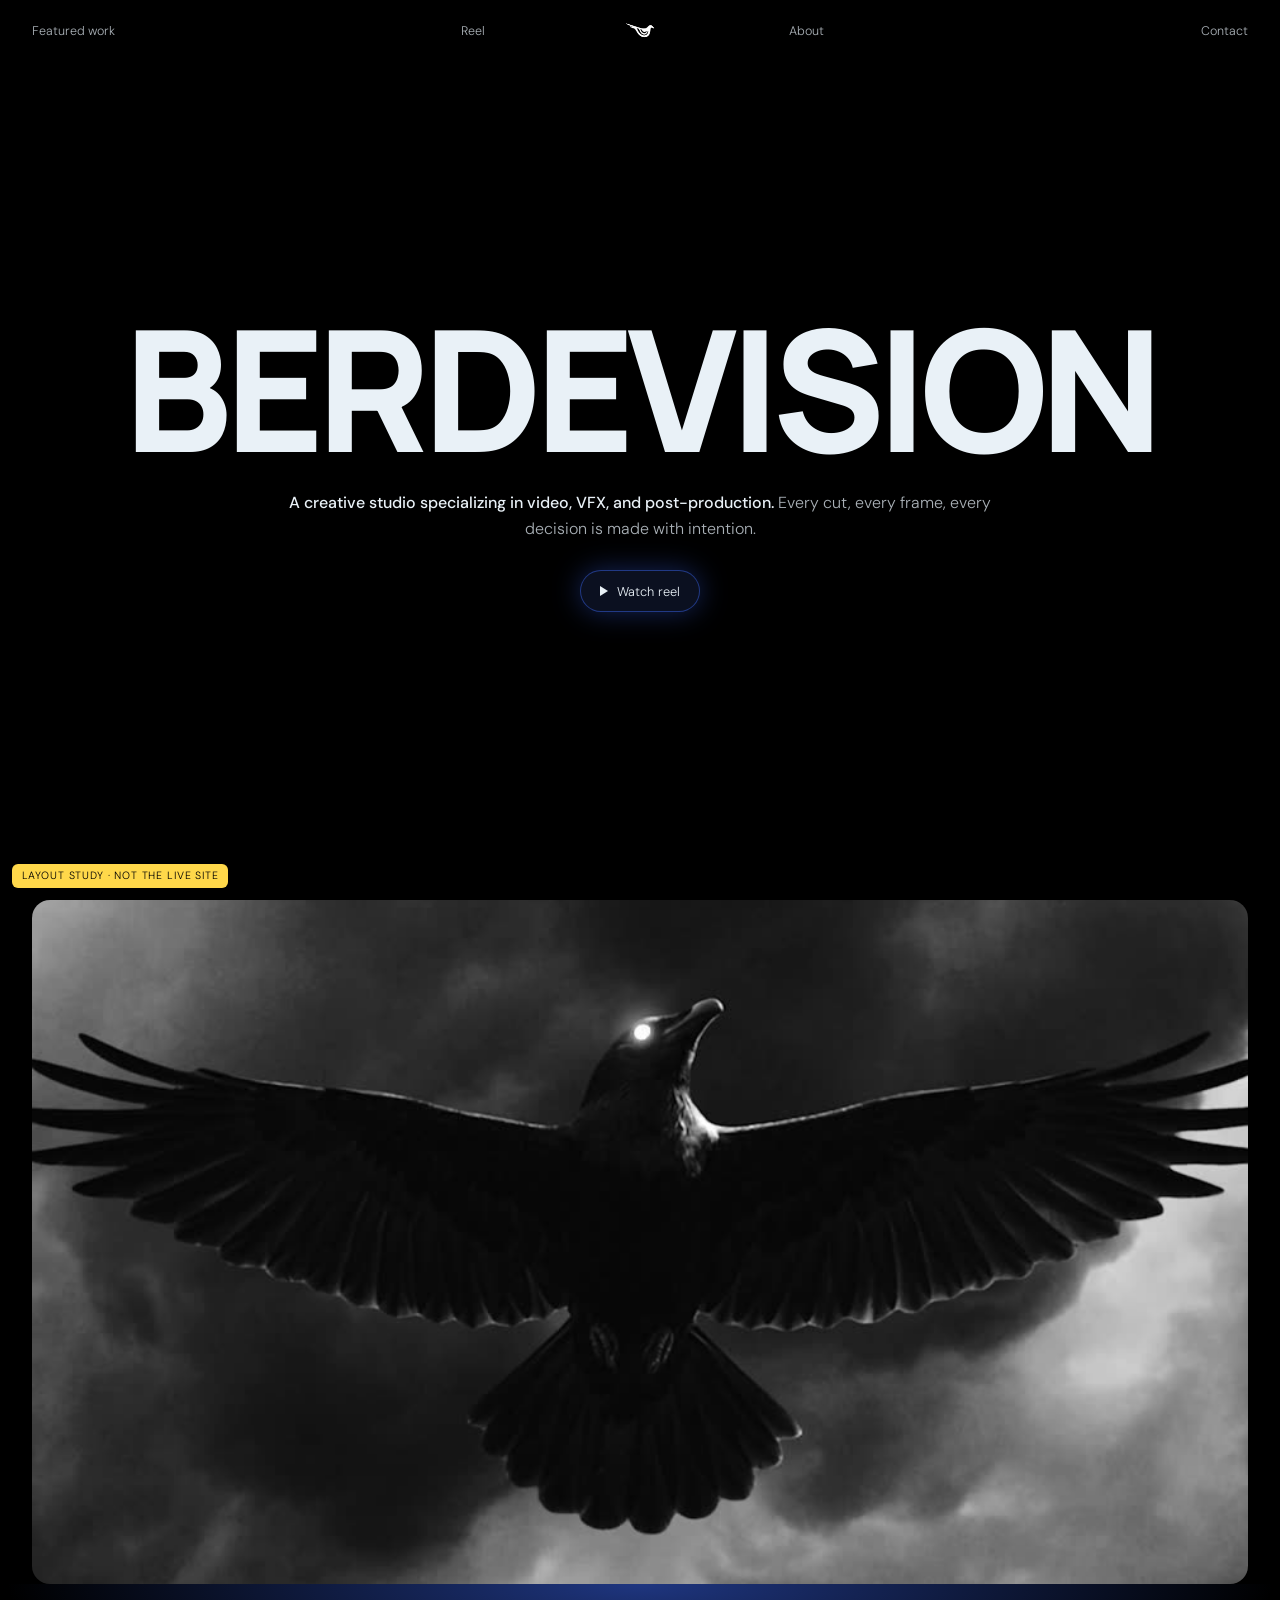
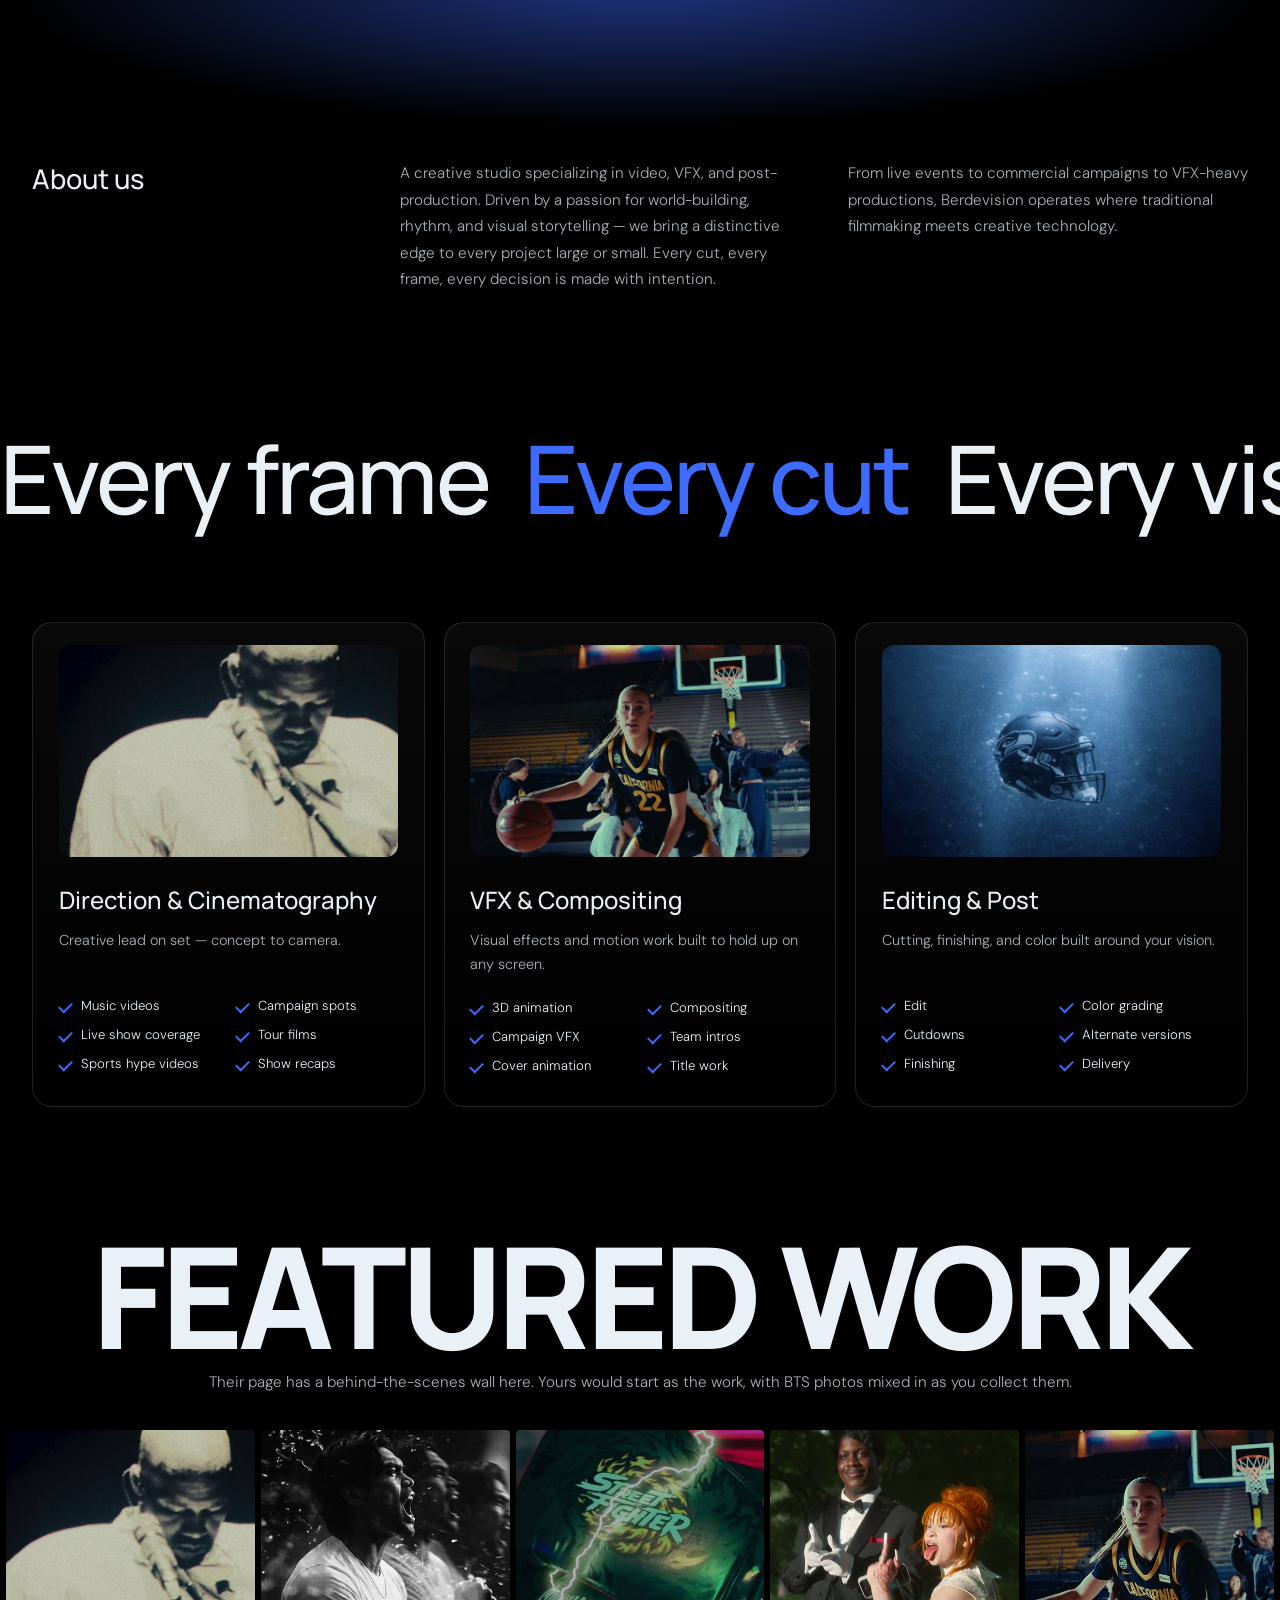
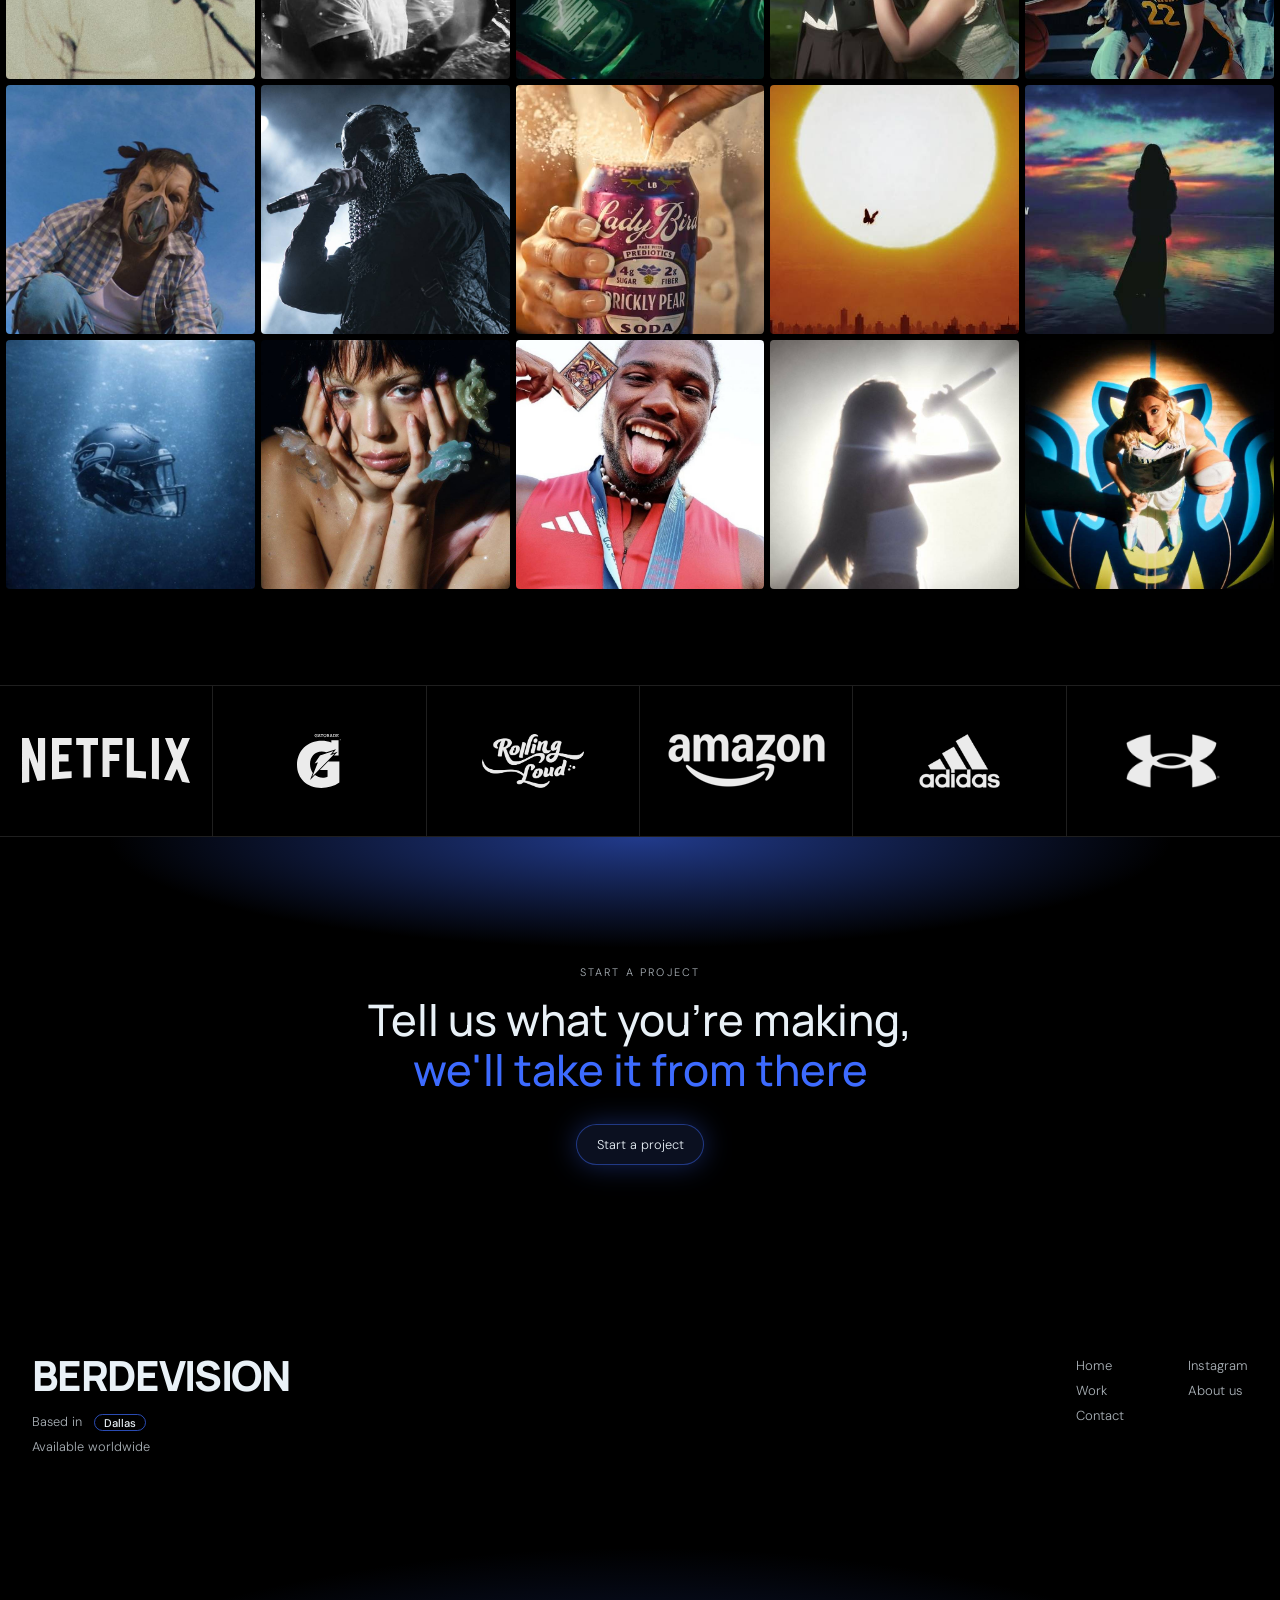
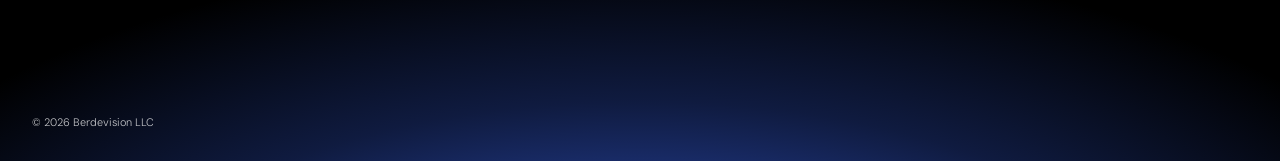
<file: preview/major/index.html>
<!doctype html>
<html lang="en">
<head>
<meta charset="utf-8">
<meta name="viewport" content="width=device-width, initial-scale=1">
<meta name="robots" content="noindex, nofollow">
<title>Berdevision · agency layout study</title>
<link rel="preconnect" href="https://fonts.googleapis.com">
<link rel="preconnect" href="https://fonts.gstatic.com" crossorigin>
<link href="https://fonts.googleapis.com/css2?family=Manrope:wght@400;500;700;800&family=DM+Sans:wght@300;400;500&display=swap" rel="stylesheet">
<style>
:root { --bg:#000; --ink:#e9f1f7; --dim:#a9b0b6; --line:rgba(255,255,255,.12); --acc:#3d6bff; }
* { box-sizing:border-box; margin:0; padding:0; }
html { scroll-behavior:smooth; }
body { background:var(--bg); color:var(--ink); font-family:'DM Sans',sans-serif; font-weight:300; overflow-x:hidden; -webkit-font-smoothing:antialiased; }
a { color:inherit; text-decoration:none; }
img, video { display:block; max-width:100%; }

/* nav: four links spread across the top, mark in the centre */
.nav { position:fixed; inset:0 0 auto 0; z-index:20; display:grid; grid-template-columns:1fr 1fr auto 1fr 1fr; align-items:center; padding:1.1rem 2rem; font-size:.78rem; color:var(--dim);
  background:linear-gradient(to bottom, rgba(0,0,0,.85), rgba(0,0,0,0)); }
.nav a:hover { color:var(--ink); }
.nav a:nth-child(2), .nav a:nth-child(4) { text-align:center; }
.nav a:nth-child(5) { text-align:right; }
.nav .mark img { height:26px; width:auto; filter:brightness(0) invert(1); }
.mq em img { filter:brightness(0) invert(1); }

/* hero: the name, huge; one line; watch reel */
.hero { min-height:100vh; display:flex; flex-direction:column; align-items:center; justify-content:center; padding:6rem 2rem 4rem; text-align:center; position:relative; }
.word { font-family:'Manrope',sans-serif; font-weight:800; line-height:.8; letter-spacing:-.045em; color:var(--ink); white-space:nowrap; font-size:13.2vw; }
.hero p { max-width:44rem; margin-top:2.2rem; font-size:1rem; line-height:1.6; color:var(--dim); }
.hero p b { color:var(--ink); font-weight:500; }
.pill { display:inline-flex; align-items:center; gap:.6rem; margin-top:1.8rem; padding:.7rem 1.2rem; border-radius:999px; font-size:.8rem; color:var(--ink); background:#0b1020; border:1px solid rgba(61,107,255,.45); box-shadow:0 0 28px rgba(61,107,255,.35); }
.pill i { width:0; height:0; border-left:8px solid var(--ink); border-top:5px solid transparent; border-bottom:5px solid transparent; }

/* reel */
.reel { padding:0 2rem 6rem; }
.reel video { width:100%; max-width:1280px; margin:0 auto; border-radius:18px; aspect-ratio:16/9; object-fit:cover; background:#0a0a0a; }

/* about us: label left, two columns right */
.about { display:grid; grid-template-columns:1fr 1.25fr 1.25fr; gap:3rem; padding:5rem 2rem 6rem; max-width:1320px; margin:0 auto; position:relative; }
html, body { overflow-x:clip; }
.about::before { content:''; position:absolute; left:0; right:0; top:-6rem; height:9rem; background:radial-gradient(ellipse at 50% 0%, rgba(61,107,255,.5), transparent 70%); pointer-events:none; }
.about h2 { font-family:'Manrope',sans-serif; font-weight:500; font-size:1.7rem; }
.about p { font-size:.95rem; line-height:1.75; color:var(--dim); }

/* marquee */
.mq { overflow:hidden; padding:1.5rem 0 5rem; }
.mq div { display:flex; width:max-content; gap:2.2rem; align-items:center; animation:mq 38s linear infinite; font-family:'Manrope',sans-serif; font-weight:500; font-size:clamp(3rem, 7.4vw, 6.6rem); letter-spacing:-.03em; white-space:nowrap; }
.mq span:nth-child(3n+2) { color:var(--acc); }
.mq em { flex:none; width:.9em; height:.9em; border-radius:50%; background:var(--acc); display:grid; place-items:center; box-shadow:0 0 40px rgba(61,107,255,.6); }
.mq em img { width:58%; }
@keyframes mq { to { transform:translateX(-50%); } }

/* services: cards with an image on top, title, paragraph, two-column checklist */
.sv { padding:0 2rem 6rem; }
.sv .row { display:grid; grid-template-columns:repeat(3, minmax(0,1fr)); gap:1.2rem; max-width:1320px; margin:0 auto; }
.card { border:1px solid var(--line); border-radius:20px; padding:1.4rem 1.6rem 2rem; background:linear-gradient(180deg, rgba(255,255,255,.035), rgba(255,255,255,0)); }
.card .im { aspect-ratio:16/10; border-radius:12px; overflow:hidden; margin-bottom:1.6rem; }
.card .im img { width:100%; height:100%; object-fit:cover; }
.card h3 { font-family:'Manrope',sans-serif; font-weight:500; font-size:1.5rem; margin-bottom:.8rem; }
.card p { font-size:.9rem; line-height:1.65; color:var(--dim); min-height:3.2em; }
.card ul { list-style:none; margin-top:1.4rem; display:grid; grid-template-columns:1fr 1fr; gap:.75rem 1rem; font-size:.82rem; color:var(--ink); }
.card li { display:flex; gap:.55rem; align-items:flex-start; }
.card li::before { content:''; flex:none; width:.7rem; height:.38rem; margin-top:.3rem; border-left:2px solid var(--acc); border-bottom:2px solid var(--acc); transform:rotate(-45deg); }

/* big section title, like their BEHIND-THE-SCENES */
.big { font-family:'Manrope',sans-serif; font-weight:800; text-transform:uppercase; letter-spacing:-.04em; line-height:.86; font-size:clamp(3.4rem, 11vw, 10rem); text-align:center; padding:2rem 1rem 2.4rem; }
.sub { text-align:center; color:var(--dim); font-size:.95rem; margin:-1.4rem 0 2.4rem; }
.grid { display:grid; grid-template-columns:repeat(5, 1fr); gap:6px; padding:0 6px 6rem; }
.grid a { position:relative; aspect-ratio:1/1; overflow:hidden; border-radius:4px; }
.grid img { width:100%; height:100%; object-fit:cover; transition:transform .5s ease; }
.grid a:hover img { transform:scale(1.05); }

/* clients: one row with dividers */
.cl { display:grid; grid-template-columns:repeat(6, 1fr); border-top:1px solid var(--line); border-bottom:1px solid var(--line); margin-bottom:0; }
.cl div { display:grid; place-items:center; height:150px; border-right:1px solid var(--line); padding:0 1.4rem; }
.cl div:last-child { border-right:0; }
.cl img { max-height:54px; max-width:100%; width:auto; filter:brightness(0) invert(1); opacity:.92; }

/* call to action, where their testimonials sit */
.cta { text-align:center; padding:8rem 2rem 7rem; position:relative; overflow:hidden; }
.cta::before { content:''; position:absolute; left:8%; right:8%; top:0; height:7rem; background:radial-gradient(ellipse at 50% 0%, rgba(61,107,255,.55), transparent 70%); pointer-events:none; }
.cta small { display:block; font-size:.68rem; letter-spacing:.2em; text-transform:uppercase; color:var(--dim); margin-bottom:1rem; }
.cta h2 { font-family:'Manrope',sans-serif; font-weight:500; font-size:clamp(1.8rem, 3.4vw, 2.8rem); line-height:1.15; }
.cta h2 span { color:var(--acc); }

/* footer */
.ft { position:relative; padding:5rem 2rem 2rem; overflow:hidden; }
.ft::after { content:''; position:absolute; left:-20%; right:-20%; bottom:-45%; height:90%; background:radial-gradient(ellipse at 50% 100%, rgba(61,107,255,.95), rgba(61,107,255,.25) 45%, transparent 70%); pointer-events:none; }
.ft .in { position:relative; z-index:1; display:flex; justify-content:space-between; gap:3rem; max-width:1320px; margin:0 auto; padding-bottom:16rem; }
.ft .w2 { font-family:'Manrope',sans-serif; font-weight:800; font-size:2.6rem; letter-spacing:-.04em; line-height:.9; }
.ft .meta { margin-top:1rem; font-size:.8rem; color:var(--dim); line-height:1.9; }
.ft .meta b { color:var(--ink); font-weight:500; border:1px solid rgba(61,107,255,.7); border-radius:999px; padding:.05rem .55rem; margin-left:.5rem; font-size:.7rem; }
.ft nav { display:grid; grid-template-columns:auto auto; gap:.5rem 4rem; font-size:.82rem; color:var(--dim); align-content:start; }
.ft .legal { position:relative; z-index:1; max-width:1320px; margin:0 auto; font-size:.68rem; color:rgba(255,255,255,.75); }
.note { position:fixed; left:12px; bottom:12px; z-index:30; font-size:.66rem; letter-spacing:.08em; text-transform:uppercase; color:#000; background:#ffd84a; padding:.35rem .6rem; border-radius:6px; }

@media (max-width:860px){
  .nav { grid-template-columns:auto 1fr auto; padding:1rem 1.1rem; } .nav a:nth-child(1), .nav a:nth-child(2) { display:none; } .nav a:nth-child(4) { text-align:right; padding-right:1.2rem; }
  .hero { min-height:78vh; padding:6rem 1.1rem 3rem; } .word { font-size:14.6vw; }
  .reel { padding:0 1.1rem 4rem; }
  .about { grid-template-columns:1fr; gap:1.4rem; padding:3rem 1.1rem 4rem; }
  .sv { padding:0 1.1rem 4rem; } .sv .row { grid-template-columns:1fr; }
  .grid { grid-template-columns:repeat(3, 1fr); }
  .cl { grid-template-columns:repeat(3, 1fr); } .cl div { height:110px; border-bottom:1px solid var(--line); } .cl div:nth-child(3n) { border-right:0; }
  .ft .in { flex-direction:column; padding-bottom:11rem; }
}
@media (prefers-reduced-motion: reduce){ .mq div { animation:none; } html { scroll-behavior:auto; } }
</style>
</head>
<body>
<div class="note">Layout study · not the live site</div>

<header class="nav">
  <a href="#work">Featured work</a>
  <a href="#reel">Reel</a>
  <a class="mark" href="#top"><img src="../../assets/im-02-1f70df57dd.png" alt="Berdevision"></a>
  <a href="#about">About</a>
  <a href="#contact">Contact</a>
</header>

<section class="hero" id="top">
  <h1 class="word">BERDEVISION</h1>
  <p><b>A creative studio specializing in video, VFX, and post-production.</b> Every cut, every frame, every decision is made with intention.</p>
  <a class="pill" href="#reel"><i></i>Watch reel</a>
</section>

<section class="reel" id="reel">
  <video src="../hero/reel_clean_720.mp4?v=1" poster="../hero/poster_clean_wide.jpg?v=1" muted loop playsinline autoplay preload="metadata"></video>
</section>

<section class="about" id="about">
  <h2>About us</h2>
  <p>A creative studio specializing in video, VFX, and post-production. Driven by a passion for world-building, rhythm, and visual storytelling — we bring a distinctive edge to every project large or small. Every cut, every frame, every decision is made with intention.</p>
  <p>From live events to commercial campaigns to VFX-heavy productions, Berdevision operates where traditional filmmaking meets creative technology.</p>
</section>

<div class="mq" aria-hidden="true"><div>
  <span>Every frame</span><span>Every cut</span><span>Every vision</span><em><img src="../../assets/im-02-1f70df57dd.png" alt=""></em>
  <span>Every frame</span><span>Every cut</span><span>Every vision</span><em><img src="../../assets/im-02-1f70df57dd.png" alt=""></em>
  <span>Every frame</span><span>Every cut</span><span>Every vision</span><em><img src="../../assets/im-02-1f70df57dd.png" alt=""></em>
  <span>Every frame</span><span>Every cut</span><span>Every vision</span><em><img src="../../assets/im-02-1f70df57dd.png" alt=""></em>
</div></div>

<section class="sv" id="services">
  <div class="row">
    <article class="card">
      <div class="im"><img src="../thumbs/w_im-41-9eb5d9445b.jpg" alt="" loading="lazy"></div>
      <h3>Direction &amp; Cinematography</h3>
      <p>Creative lead on set — concept to camera.</p>
      <ul><li>Music videos</li><li>Campaign spots</li><li>Live show coverage</li><li>Tour films</li><li>Sports hype videos</li><li>Show recaps</li></ul>
    </article>
    <article class="card">
      <div class="im"><img src="../thumbs/w_im-47-3f39cd2c6a.jpg" alt="" loading="lazy"></div>
      <h3>VFX &amp; Compositing</h3>
      <p>Visual effects and motion work built to hold up on any screen.</p>
      <ul><li>3D animation</li><li>Compositing</li><li>Campaign VFX</li><li>Team intros</li><li>Cover animation</li><li>Title work</li></ul>
    </article>
    <article class="card">
      <div class="im"><img src="../thumbs/w_im-05-c21f2a61ed.jpg" alt="" loading="lazy"></div>
      <h3>Editing &amp; Post</h3>
      <p>Cutting, finishing, and color built around your vision.</p>
      <ul><li>Edit</li><li>Color grading</li><li>Cutdowns</li><li>Alternate versions</li><li>Finishing</li><li>Delivery</li></ul>
    </article>
  </div>
</section>

<section id="work">
  <h2 class="big">Featured work</h2>
  <p class="sub">Their page has a behind-the-scenes wall here. Yours would start as the work, with BTS photos mixed in as you collect them.</p>
  <div class="grid">
    <a href="../"><img src="../thumbs/w_im-41-9eb5d9445b.jpg" alt="Ye - AT&amp;T Stadium" loading="lazy"></a>
    <a href="../"><img src="../thumbs/w_im-42-11579a7927.jpg" alt="Storm x US Open" loading="lazy"></a>
    <a href="../"><img src="../thumbs/w_im-43-0c717c5fa8.jpg" alt="Street Fighter x Lids" loading="lazy"></a>
    <a href="../"><img src="../thumbs/w_im-44-78ffed9376.jpg" alt="Little Miles and Ice Spice" loading="lazy"></a>
    <a href="../"><img src="../thumbs/w_im-47-3f39cd2c6a.jpg" alt="Cal WBB" loading="lazy"></a>
    <a href="../"><img src="../thumbs/w_im-50-13043198f7.jpg" alt="Arran Studios" loading="lazy"></a>
    <a href="../"><img src="../thumbs/w_im-51-a750fa17cd.jpg" alt="Esdeekid Dallas" loading="lazy"></a>
    <a href="../"><img src="../thumbs/w_ladybird.jpg" alt="Lady Bird" loading="lazy"></a>
    <a href="../"><img src="../thumbs/w_something-special.jpg" alt="Khalid x Ahn Hyo-seop" loading="lazy"></a>
    <a href="../"><img src="../thumbs/w_distant-lover.jpg" alt="JIHYO x Shenseea" loading="lazy"></a>
    <a href="../"><img src="../thumbs/w_im-05-c21f2a61ed.jpg" alt="For Seattle." loading="lazy"></a>
    <a href="../"><img src="../thumbs/w_im-06-8cf7ce02d6.jpg" alt="DANNA - Lucid Dreams" loading="lazy"></a>
    <a href="../"><img src="../thumbs/w_im-07-d3af408b1b.jpg" alt="Noah Lyles, World Champion." loading="lazy"></a>
    <a href="../"><img src="../thumbs/w_im-08-015e5d2ce1.jpg" alt="Madison Beer - The Locket Tour" loading="lazy"></a>
    <a href="../"><img src="../thumbs/w_im-09-9189bb0d4b.jpg" alt="Dallas Wings" loading="lazy"></a>
  </div>
</section>

<section class="cl" aria-label="Clients">
  <div><img src="../logos/netflix.svg" alt="Netflix"></div>
  <div><img src="../logos/gatorade.svg" alt="Gatorade"></div>
  <div><img src="../logos/rolling-loud.png" alt="Rolling Loud"></div>
  <div><img src="../logos/amazon.png" alt="Amazon"></div>
  <div><img src="../logos/adidas.png" alt="Adidas"></div>
  <div><img src="../logos/under-armour.png" alt="Under Armour"></div>
</section>

<section class="cta" id="contact">
  <small>Start a project</small>
  <h2>Tell us what you're making,<br><span>we'll take it from there</span></h2>
  <a class="pill" href="../?page=about">Start a project</a>
</section>

<footer class="ft">
  <div class="in">
    <div>
      <div class="w2">BERDEVISION</div>
      <div class="meta">Based in <b>Dallas</b><br>Available worldwide</div>
    </div>
    <nav><a href="#top">Home</a><a href="https://www.instagram.com/berdevision/">Instagram</a><a href="#work">Work</a><a href="#about">About us</a><a href="#contact">Contact</a></nav>
  </div>
  <div class="legal">© 2026 Berdevision LLC</div>
</footer>
</body>
</html>
</file>
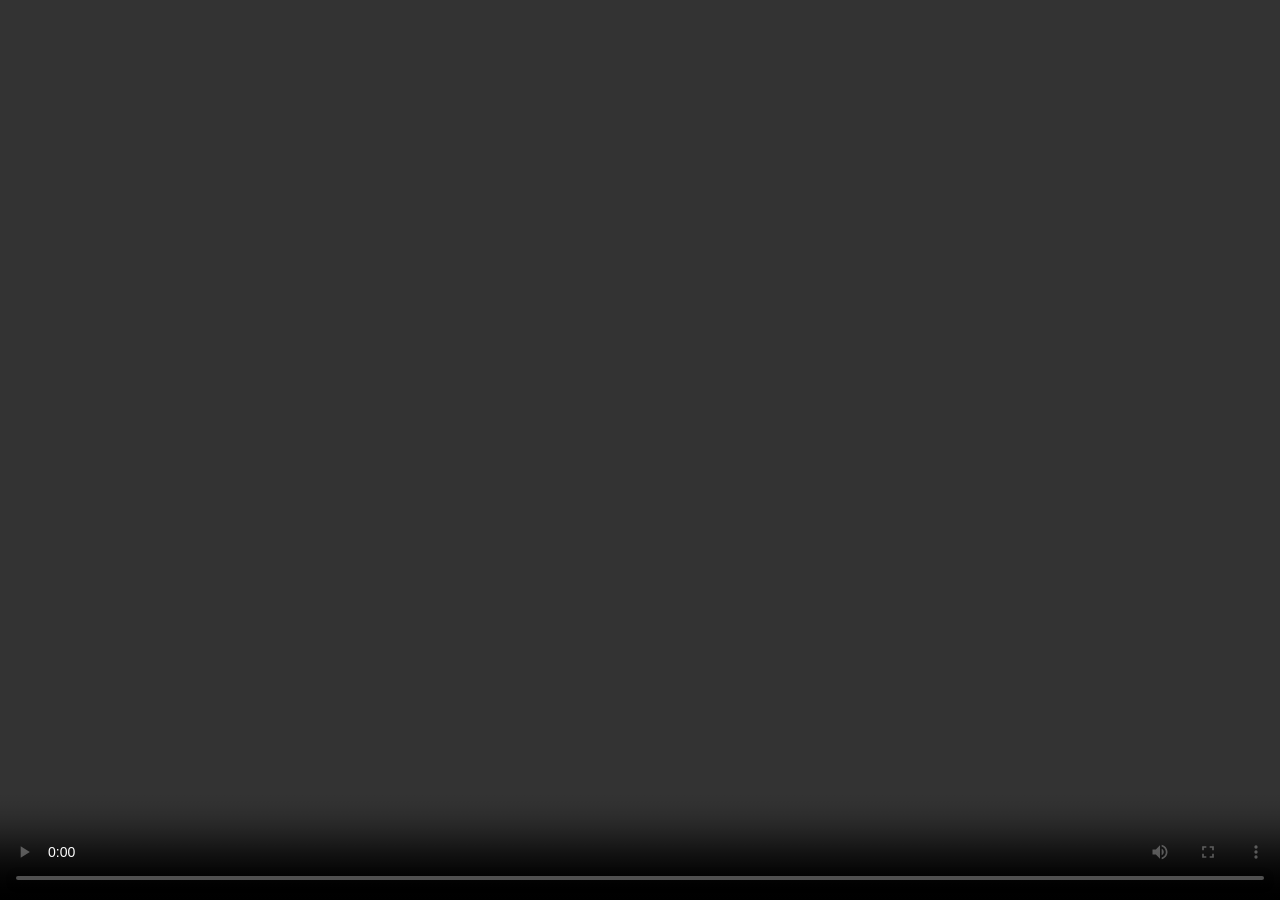
<file: preview/player.html>
<!doctype html><html lang="en"><head><meta charset="utf-8"><meta name="viewport" content="width=device-width,initial-scale=1"><meta name="robots" content="noindex"><title>BerdeVision player</title>
<style>html,body{margin:0;height:100%;background:#000}video{width:100%;height:100%;display:block;object-fit:contain;background:#000}</style></head><body>
<video id="v" controls autoplay playsinline></video>
<script>(function(){var f=(/[?&]f=([^&]+)/.exec(location.search)||[])[1];if(!f)return;f=decodeURIComponent(f);if(!/^films\/[\w.-]+\.mp4$/.test(f))return;
var v=document.getElementById("v");v.src=f;var p=v.play();if(p&&p.catch)p.catch(function(){v.muted=true;v.play();});
v.addEventListener("timeupdate",function(){if(v.currentTime>0.12&&!v._t){v._t=1;try{parent.postMessage({bvPlaying:1},location.origin);}catch(e){}}});})();</script></body></html>
</file>
